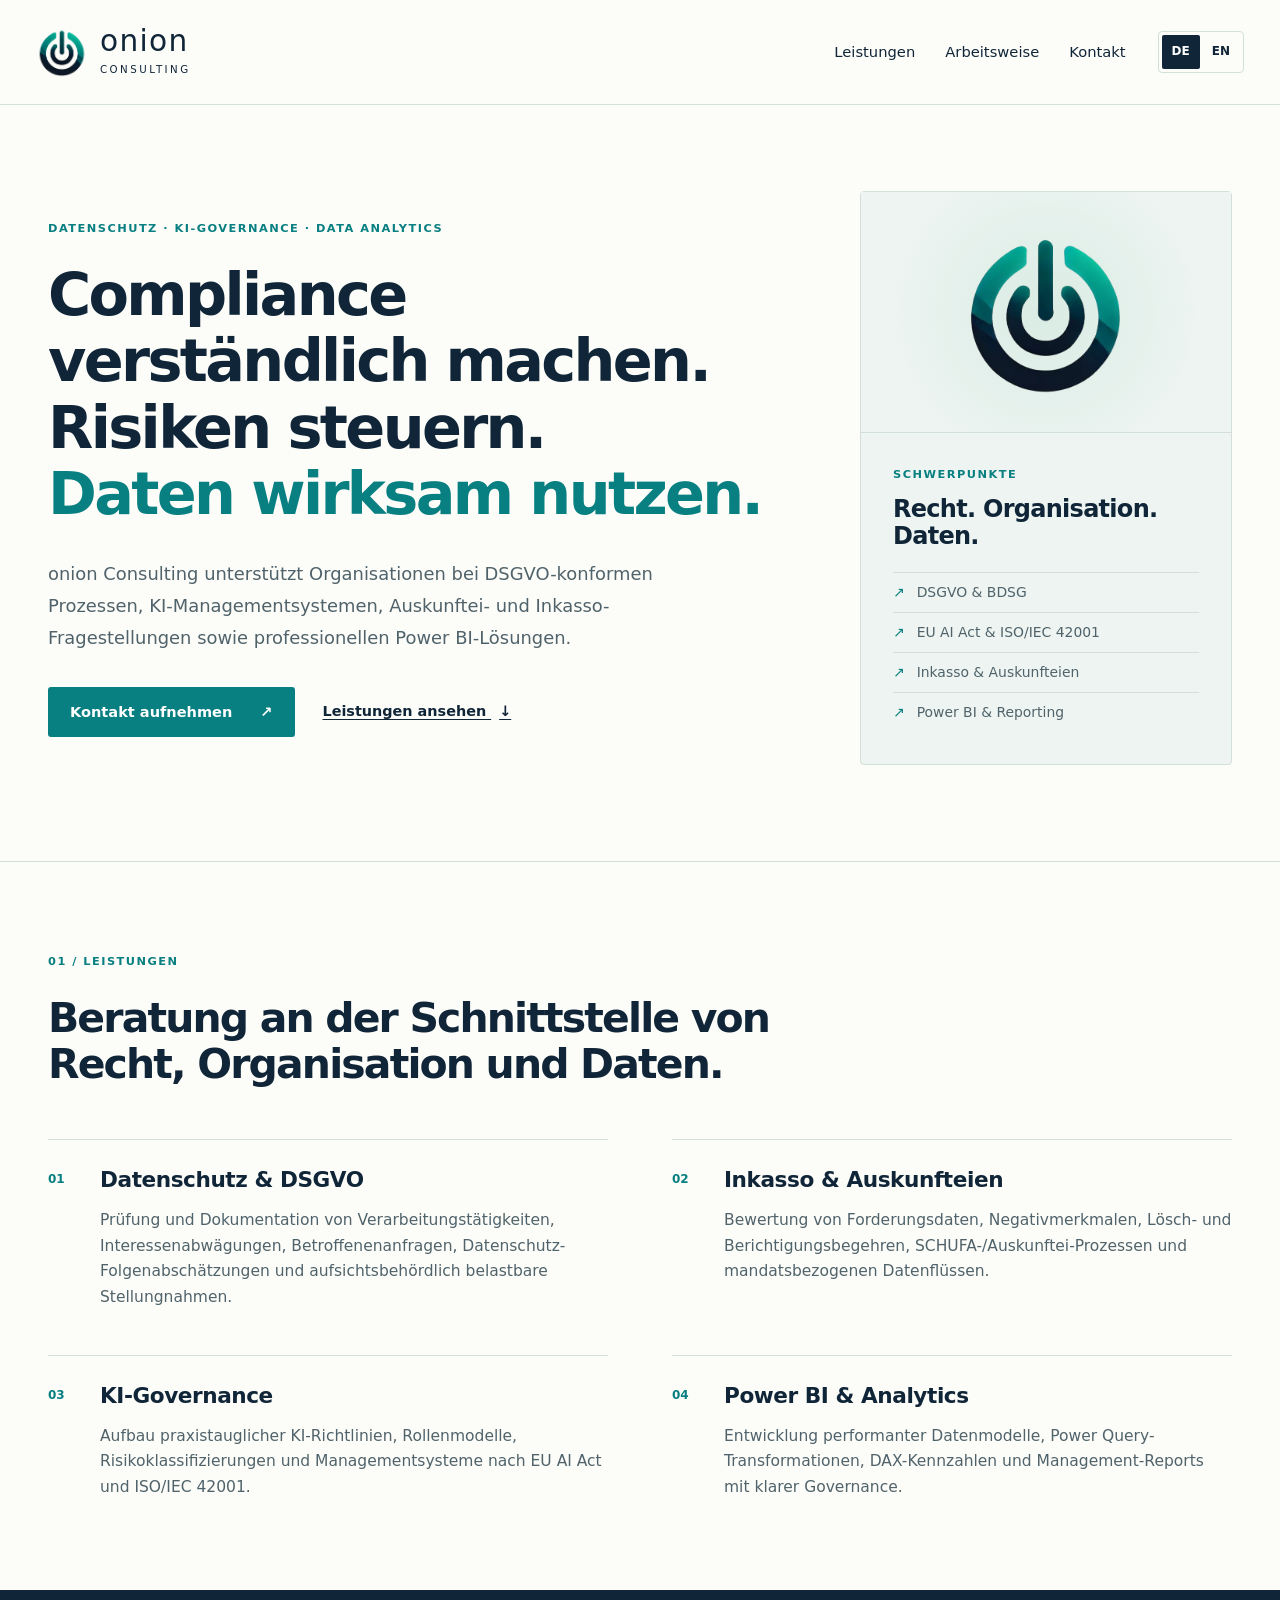
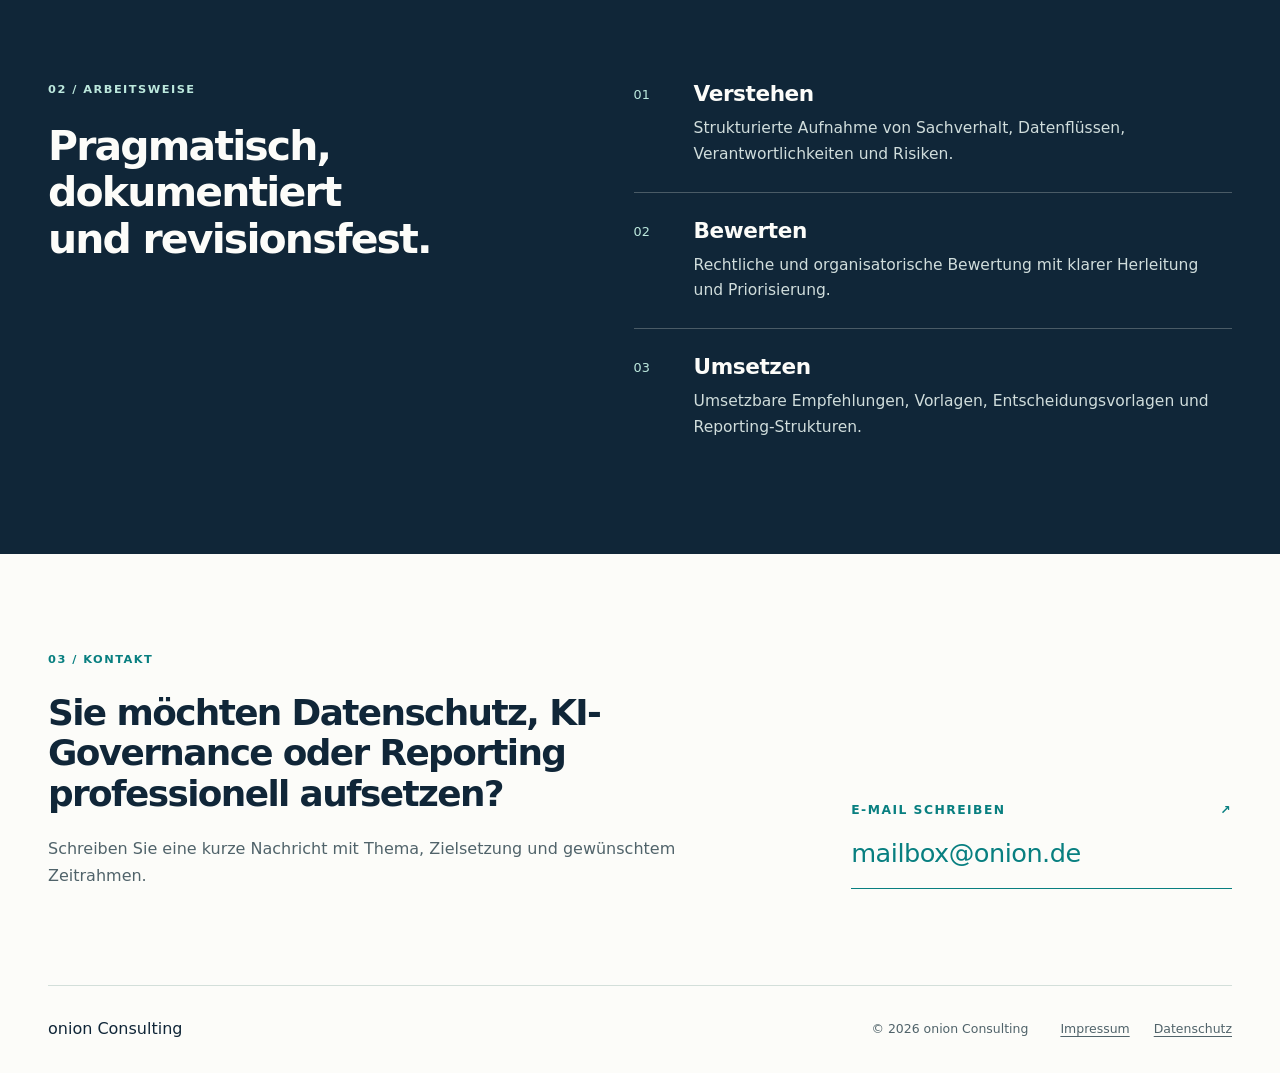
<file: index.html>
<!doctype html>
<html lang="de">
<head>
  <meta charset="utf-8">
  <meta name="viewport" content="width=device-width, initial-scale=1">
  <meta name="referrer" content="strict-origin-when-cross-origin">
  <title>onion Consulting | Datenschutz, KI-Governance &amp; Data Analytics</title>
  <meta name="description" content="Beratung für Datenschutz und DSGVO, Inkasso und Auskunfteien, KI-Governance sowie Power BI und Data Analytics.">
  <link rel="canonical" href="https://www.onion.de/de/">
  <link rel="alternate" hreflang="de" href="https://www.onion.de/de/"><link rel="alternate" hreflang="en" href="https://www.onion.de/en/"><link rel="alternate" hreflang="x-default" href="https://www.onion.de/de/">
  <meta property="og:type" content="website">
  <meta property="og:site_name" content="onion Consulting">
  <meta property="og:title" content="onion Consulting | Datenschutz, KI-Governance &amp; Data Analytics">
  <meta property="og:description" content="Beratung für Datenschutz und DSGVO, Inkasso und Auskunfteien, KI-Governance sowie Power BI und Data Analytics.">
  <meta property="og:url" content="https://www.onion.de/de/">
  <meta property="og:locale" content="de_DE">
  <meta property="og:locale:alternate" content="en_GB">
  <meta property="og:image" content="https://www.onion.de/assets/onion-2026.png">
  <meta property="og:image:alt" content="onion Consulting">
  <link rel="icon" href="favicon.ico">
  <link rel="stylesheet" href="assets/styles.css">
  <script src="assets/main.js" defer></script>
</head>
<body>
  <a class="skip-link" href="#main">Zum Inhalt</a>
  <header class="site-header"><div class="nav-wrap">
    <a class="brand" href="de/index.html" aria-label="onion Consulting · Startseite">
      <img src="assets/onion-logo-2026.png" width="52" height="52" alt="" fetchpriority="high">
      <span class="wordmark">onion<span>Consulting</span></span>
    </a>
    <nav class="nav-links" id="nav-links" aria-label="Hauptnavigation"><a href="de/index.html#leistungen">Leistungen</a><a href="de/index.html#ansatz">Arbeitsweise</a><a href="de/index.html#kontakt">Kontakt</a></nav>
    <div class="nav-tools"><nav class="language-switch" aria-label="Sprache wählen"><a href="de/index.html" lang="de" hreflang="de" data-language="de" aria-label="Deutsch" aria-current="true">DE</a><a href="en/index.html" lang="en" hreflang="en" data-language="en" aria-label="English">EN</a></nav>
    <button class="nav-toggle" type="button" aria-expanded="false" aria-controls="nav-links">Menü<span aria-hidden="true"> +</span></button></div>
  </div></header>
  <main id="main" tabindex="-1">
      <section class="hero wrap" aria-labelledby="hero-heading"><div class="hero-content">
        <p class="eyebrow">Datenschutz · KI-Governance · Data Analytics</p><h1 id="hero-heading">Compliance verständlich machen.<br>Risiken steuern.<br><em>Daten wirksam nutzen.</em></h1>
        <p class="lead">onion Consulting unterstützt Organisationen bei DSGVO-konformen Prozessen, KI-Managementsystemen, Auskunftei- und Inkasso-Fragestellungen sowie professionellen Power BI-Lösungen.</p><div class="hero-actions"><a class="button primary" href="mailto:mailbox@onion.de">Kontakt aufnehmen <span aria-hidden="true">↗</span></a>
        <a class="text-link" href="#leistungen">Leistungen ansehen <span aria-hidden="true">↓</span></a></div></div>
        <aside class="focus-panel" aria-labelledby="focus-title"><div class="focus-art" aria-hidden="true"><img src="assets/onion-logo-2026.png" width="240" height="240" alt=""></div>
        <div class="focus-copy"><p class="eyebrow">Schwerpunkte</p><h2 id="focus-title">Recht. Organisation. Daten.</h2><ul><li>DSGVO & BDSG</li><li>EU AI Act & ISO/IEC 42001</li><li>Inkasso & Auskunfteien</li><li>Power BI & Reporting</li></ul></div></aside>
      </section>
      <section class="services-section" id="leistungen" aria-labelledby="services-title"><div class="wrap section-inner"><div class="section-heading"><p class="eyebrow">01 / Leistungen</p><h2 id="services-title">Beratung an der Schnittstelle von Recht, Organisation und Daten.</h2></div><div class="services-grid"><article class="service"><span class="service-number" aria-hidden="true">01</span><div><h3>Datenschutz & DSGVO</h3><p>Prüfung und Dokumentation von Verarbeitungstätigkeiten, Interessenabwägungen, Betroffenenanfragen, Datenschutz-Folgenabschätzungen und aufsichtsbehördlich belastbare Stellungnahmen.</p></div></article><article class="service"><span class="service-number" aria-hidden="true">02</span><div><h3>Inkasso & Auskunfteien</h3><p>Bewertung von Forderungsdaten, Negativmerkmalen, Lösch- und Berichtigungsbegehren, SCHUFA-/Auskunftei-Prozessen und mandatsbezogenen Datenflüssen.</p></div></article><article class="service"><span class="service-number" aria-hidden="true">03</span><div><h3>KI-Governance</h3><p>Aufbau praxistauglicher KI-Richtlinien, Rollenmodelle, Risikoklassifizierungen und Managementsysteme nach EU AI Act und ISO/IEC 42001.</p></div></article><article class="service"><span class="service-number" aria-hidden="true">04</span><div><h3>Power BI & Analytics</h3><p>Entwicklung performanter Datenmodelle, Power Query-Transformationen, DAX-Kennzahlen und Management-Reports mit klarer Governance.</p></div></article></div></div></section>
      <section class="approach-section" id="ansatz" aria-labelledby="approach-title"><div class="wrap section-inner approach-grid"><div class="section-heading"><p class="eyebrow">02 / Arbeitsweise</p><h2 id="approach-title">Pragmatisch, dokumentiert und revisionsfest.</h2></div><ol class="steps"><li><span class="step-number" aria-hidden="true">01</span><div><h3>Verstehen</h3><p>Strukturierte Aufnahme von Sachverhalt, Datenflüssen, Verantwortlichkeiten und Risiken.</p></div></li><li><span class="step-number" aria-hidden="true">02</span><div><h3>Bewerten</h3><p>Rechtliche und organisatorische Bewertung mit klarer Herleitung und Priorisierung.</p></div></li><li><span class="step-number" aria-hidden="true">03</span><div><h3>Umsetzen</h3><p>Umsetzbare Empfehlungen, Vorlagen, Entscheidungsvorlagen und Reporting-Strukturen.</p></div></li></ol></div></section>
      <section class="contact-section wrap" id="kontakt" aria-labelledby="contact-title"><div><p class="eyebrow">03 / Kontakt</p><h2 id="contact-title">Sie möchten Datenschutz, KI-Governance oder Reporting professionell aufsetzen?</h2><p>Schreiben Sie eine kurze Nachricht mit Thema, Zielsetzung und gewünschtem Zeitrahmen.</p></div><a class="contact-email" href="mailto:mailbox@onion.de?subject=Anfrage%20onion%20Consulting"><span>E-Mail schreiben <span aria-hidden="true">↗</span></span>mailbox@onion.de</a></section>
    </main>
  <footer class="footer wrap"><a class="footer-brand" href="de/index.html">onion Consulting</a>
      <p>© <span data-year>2026</span> onion Consulting</p>
      <nav aria-label="Rechtliches"><a href="de/impressum.html">Impressum</a><a href="de/datenschutz.html">Datenschutz</a></nav>
    </footer>
</body>
</html>
</file>
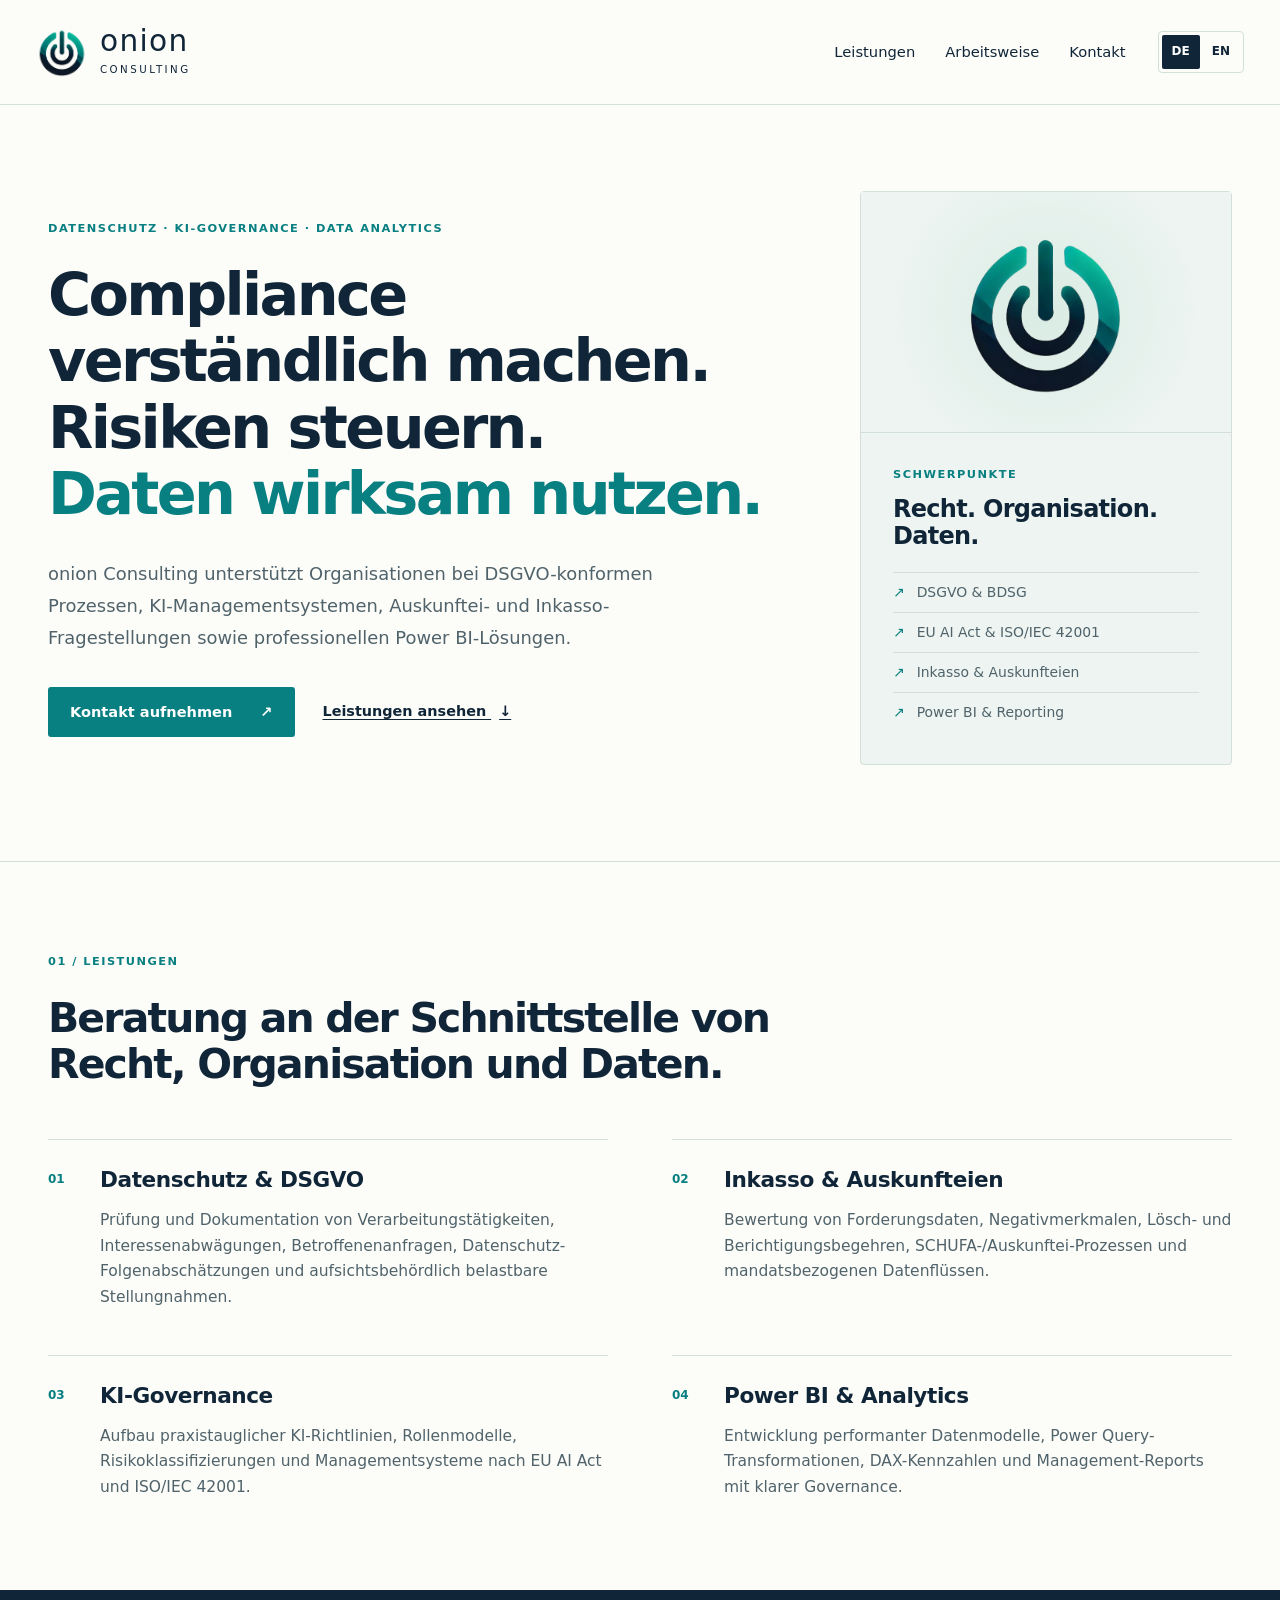
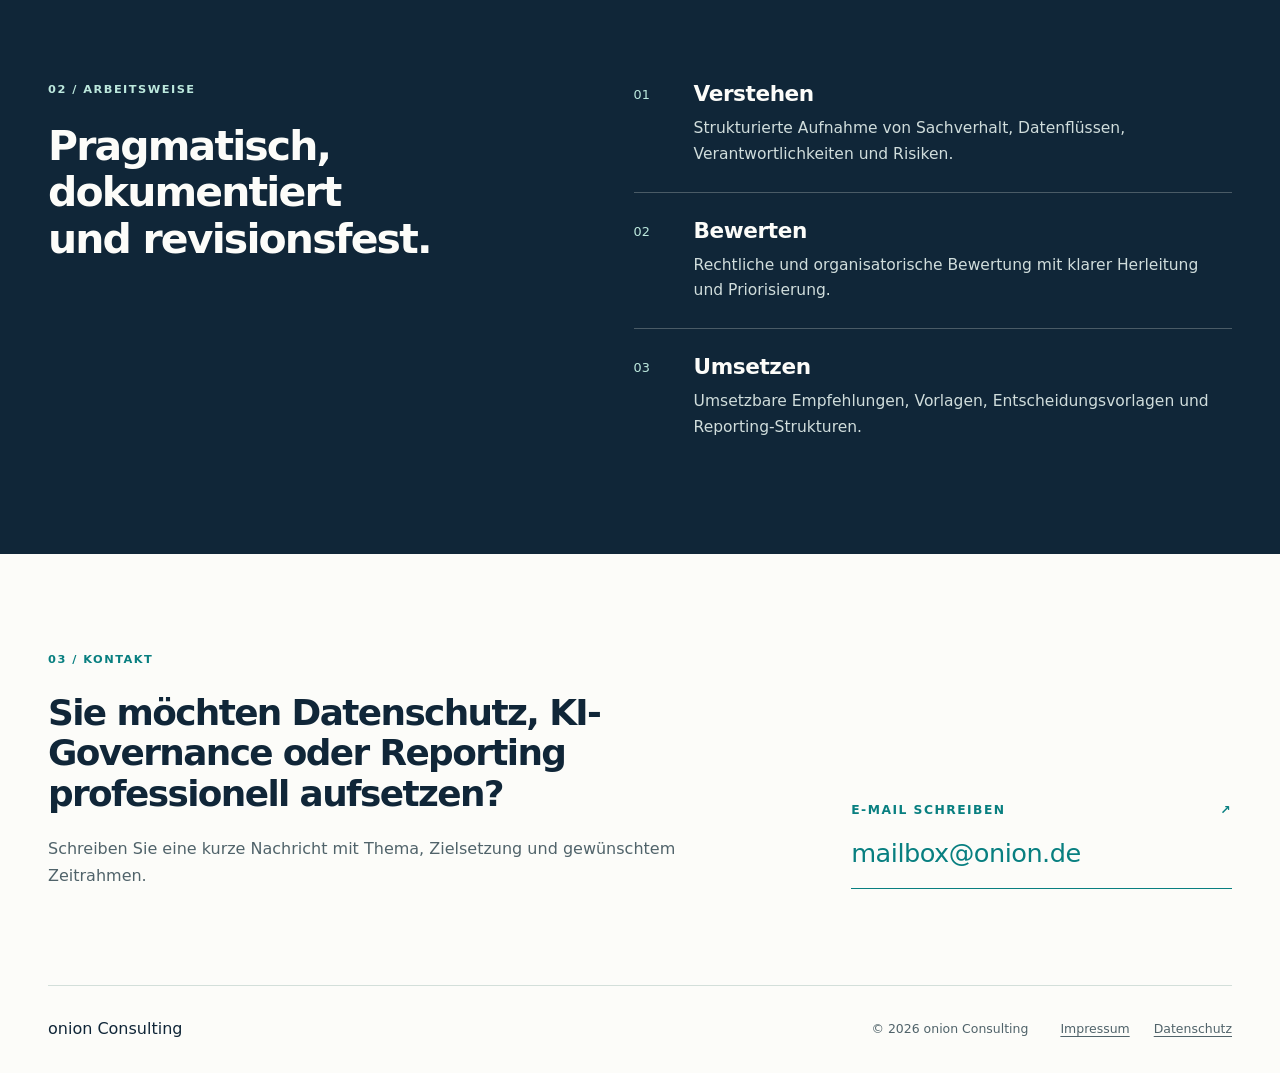
<file: de/index.html>
<!doctype html>
<html lang="de">
<head>
  <meta charset="utf-8">
  <meta name="viewport" content="width=device-width, initial-scale=1">
  <meta name="referrer" content="strict-origin-when-cross-origin">
  <title>onion Consulting | Datenschutz, KI-Governance &amp; Data Analytics</title>
  <meta name="description" content="Beratung für Datenschutz und DSGVO, Inkasso und Auskunfteien, KI-Governance sowie Power BI und Data Analytics.">
  <link rel="canonical" href="https://www.onion.de/de/">
  <link rel="alternate" hreflang="de" href="https://www.onion.de/de/"><link rel="alternate" hreflang="en" href="https://www.onion.de/en/"><link rel="alternate" hreflang="x-default" href="https://www.onion.de/de/">
  <meta property="og:type" content="website">
  <meta property="og:site_name" content="onion Consulting">
  <meta property="og:title" content="onion Consulting | Datenschutz, KI-Governance &amp; Data Analytics">
  <meta property="og:description" content="Beratung für Datenschutz und DSGVO, Inkasso und Auskunfteien, KI-Governance sowie Power BI und Data Analytics.">
  <meta property="og:url" content="https://www.onion.de/de/">
  <meta property="og:locale" content="de_DE">
  <meta property="og:locale:alternate" content="en_GB">
  <meta property="og:image" content="https://www.onion.de/assets/onion-2026.png">
  <meta property="og:image:alt" content="onion Consulting">
  <link rel="icon" href="../favicon.ico">
  <link rel="stylesheet" href="../assets/styles.css">
  <script src="../assets/main.js" defer></script>
</head>
<body>
  <a class="skip-link" href="#main">Zum Inhalt</a>
  <header class="site-header"><div class="nav-wrap">
    <a class="brand" href="index.html" aria-label="onion Consulting · Startseite">
      <img src="../assets/onion-logo-2026.png" width="52" height="52" alt="" fetchpriority="high">
      <span class="wordmark">onion<span>Consulting</span></span>
    </a>
    <nav class="nav-links" id="nav-links" aria-label="Hauptnavigation"><a href="index.html#leistungen">Leistungen</a><a href="index.html#ansatz">Arbeitsweise</a><a href="index.html#kontakt">Kontakt</a></nav>
    <div class="nav-tools"><nav class="language-switch" aria-label="Sprache wählen"><a href="index.html" lang="de" hreflang="de" data-language="de" aria-label="Deutsch" aria-current="true">DE</a><a href="../en/index.html" lang="en" hreflang="en" data-language="en" aria-label="English">EN</a></nav>
    <button class="nav-toggle" type="button" aria-expanded="false" aria-controls="nav-links">Menü<span aria-hidden="true"> +</span></button></div>
  </div></header>
  <main id="main" tabindex="-1">
      <section class="hero wrap" aria-labelledby="hero-heading"><div class="hero-content">
        <p class="eyebrow">Datenschutz · KI-Governance · Data Analytics</p><h1 id="hero-heading">Compliance verständlich machen.<br>Risiken steuern.<br><em>Daten wirksam nutzen.</em></h1>
        <p class="lead">onion Consulting unterstützt Organisationen bei DSGVO-konformen Prozessen, KI-Managementsystemen, Auskunftei- und Inkasso-Fragestellungen sowie professionellen Power BI-Lösungen.</p><div class="hero-actions"><a class="button primary" href="mailto:mailbox@onion.de">Kontakt aufnehmen <span aria-hidden="true">↗</span></a>
        <a class="text-link" href="#leistungen">Leistungen ansehen <span aria-hidden="true">↓</span></a></div></div>
        <aside class="focus-panel" aria-labelledby="focus-title"><div class="focus-art" aria-hidden="true"><img src="../assets/onion-logo-2026.png" width="240" height="240" alt=""></div>
        <div class="focus-copy"><p class="eyebrow">Schwerpunkte</p><h2 id="focus-title">Recht. Organisation. Daten.</h2><ul><li>DSGVO & BDSG</li><li>EU AI Act & ISO/IEC 42001</li><li>Inkasso & Auskunfteien</li><li>Power BI & Reporting</li></ul></div></aside>
      </section>
      <section class="services-section" id="leistungen" aria-labelledby="services-title"><div class="wrap section-inner"><div class="section-heading"><p class="eyebrow">01 / Leistungen</p><h2 id="services-title">Beratung an der Schnittstelle von Recht, Organisation und Daten.</h2></div><div class="services-grid"><article class="service"><span class="service-number" aria-hidden="true">01</span><div><h3>Datenschutz & DSGVO</h3><p>Prüfung und Dokumentation von Verarbeitungstätigkeiten, Interessenabwägungen, Betroffenenanfragen, Datenschutz-Folgenabschätzungen und aufsichtsbehördlich belastbare Stellungnahmen.</p></div></article><article class="service"><span class="service-number" aria-hidden="true">02</span><div><h3>Inkasso & Auskunfteien</h3><p>Bewertung von Forderungsdaten, Negativmerkmalen, Lösch- und Berichtigungsbegehren, SCHUFA-/Auskunftei-Prozessen und mandatsbezogenen Datenflüssen.</p></div></article><article class="service"><span class="service-number" aria-hidden="true">03</span><div><h3>KI-Governance</h3><p>Aufbau praxistauglicher KI-Richtlinien, Rollenmodelle, Risikoklassifizierungen und Managementsysteme nach EU AI Act und ISO/IEC 42001.</p></div></article><article class="service"><span class="service-number" aria-hidden="true">04</span><div><h3>Power BI & Analytics</h3><p>Entwicklung performanter Datenmodelle, Power Query-Transformationen, DAX-Kennzahlen und Management-Reports mit klarer Governance.</p></div></article></div></div></section>
      <section class="approach-section" id="ansatz" aria-labelledby="approach-title"><div class="wrap section-inner approach-grid"><div class="section-heading"><p class="eyebrow">02 / Arbeitsweise</p><h2 id="approach-title">Pragmatisch, dokumentiert und revisionsfest.</h2></div><ol class="steps"><li><span class="step-number" aria-hidden="true">01</span><div><h3>Verstehen</h3><p>Strukturierte Aufnahme von Sachverhalt, Datenflüssen, Verantwortlichkeiten und Risiken.</p></div></li><li><span class="step-number" aria-hidden="true">02</span><div><h3>Bewerten</h3><p>Rechtliche und organisatorische Bewertung mit klarer Herleitung und Priorisierung.</p></div></li><li><span class="step-number" aria-hidden="true">03</span><div><h3>Umsetzen</h3><p>Umsetzbare Empfehlungen, Vorlagen, Entscheidungsvorlagen und Reporting-Strukturen.</p></div></li></ol></div></section>
      <section class="contact-section wrap" id="kontakt" aria-labelledby="contact-title"><div><p class="eyebrow">03 / Kontakt</p><h2 id="contact-title">Sie möchten Datenschutz, KI-Governance oder Reporting professionell aufsetzen?</h2><p>Schreiben Sie eine kurze Nachricht mit Thema, Zielsetzung und gewünschtem Zeitrahmen.</p></div><a class="contact-email" href="mailto:mailbox@onion.de?subject=Anfrage%20onion%20Consulting"><span>E-Mail schreiben <span aria-hidden="true">↗</span></span>mailbox@onion.de</a></section>
    </main>
  <footer class="footer wrap"><a class="footer-brand" href="index.html">onion Consulting</a>
      <p>© <span data-year>2026</span> onion Consulting</p>
      <nav aria-label="Rechtliches"><a href="impressum.html">Impressum</a><a href="datenschutz.html">Datenschutz</a></nav>
    </footer>
</body>
</html>
</file>
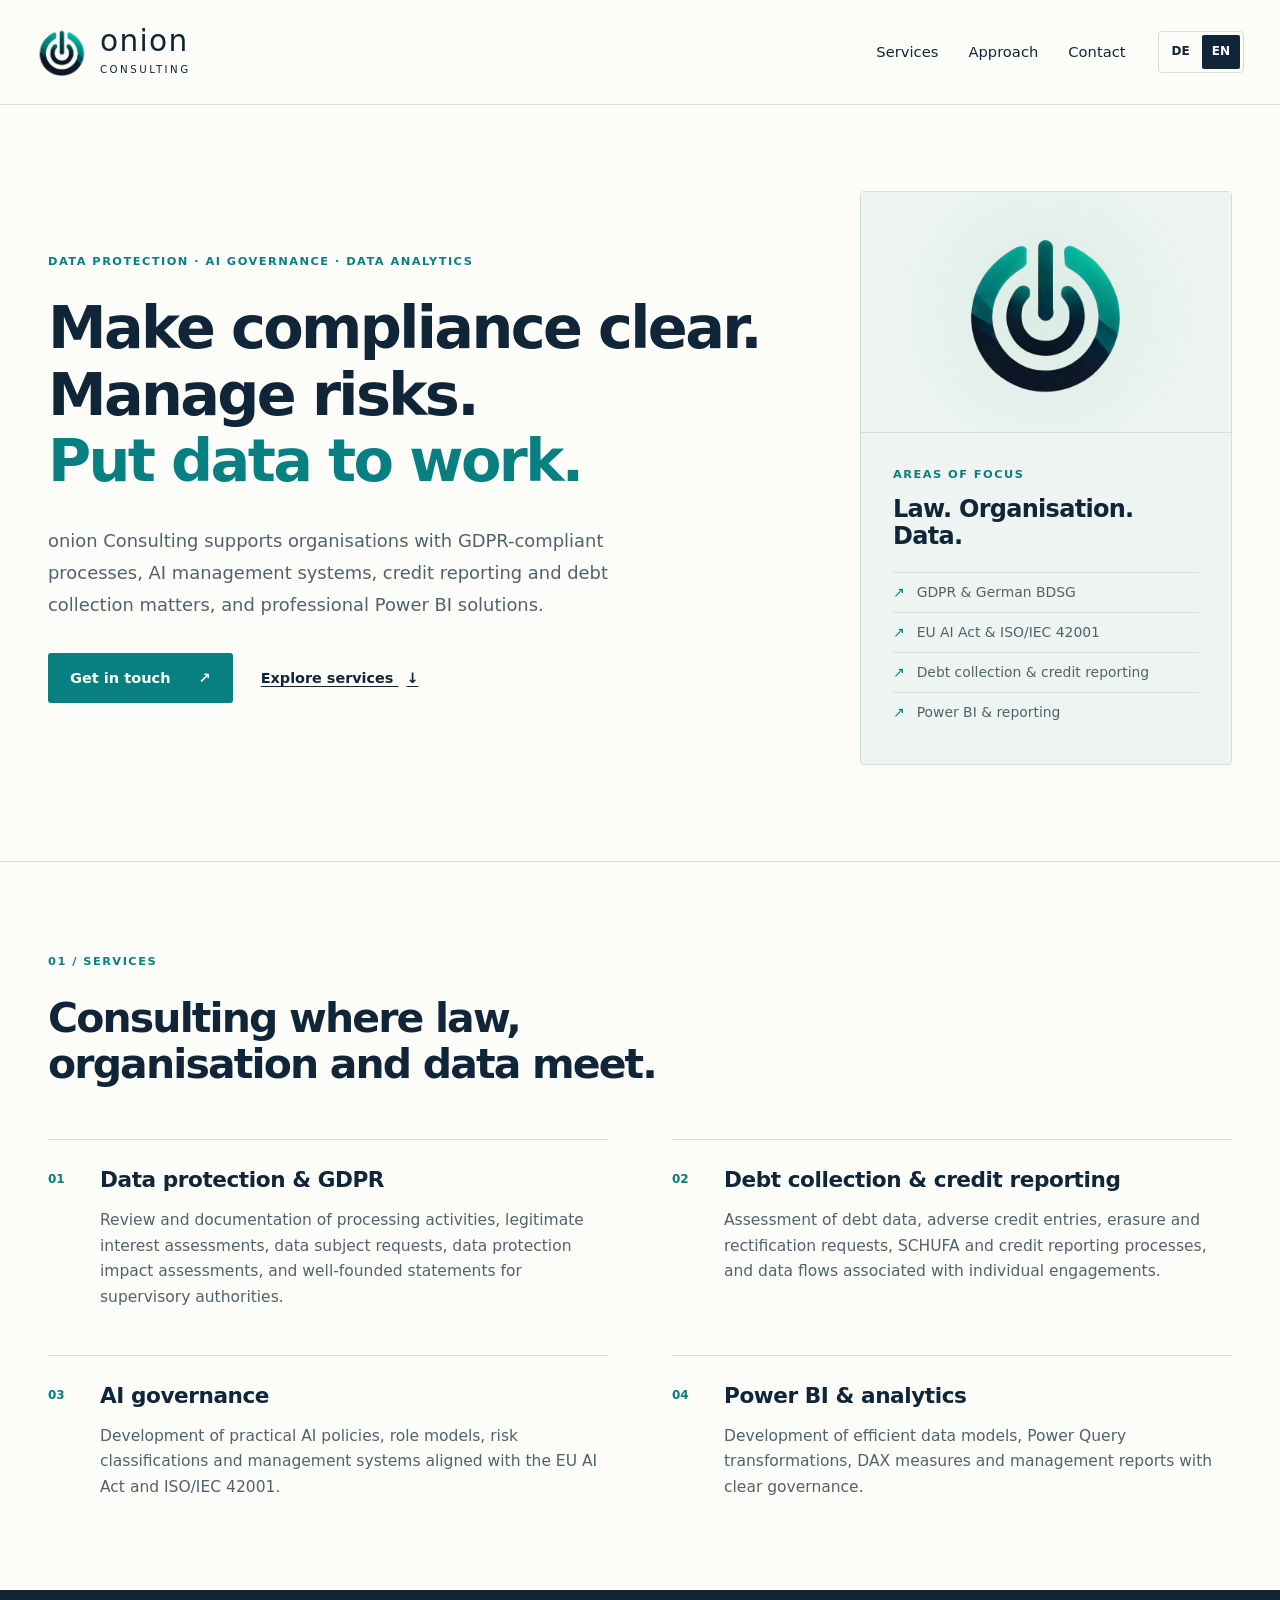
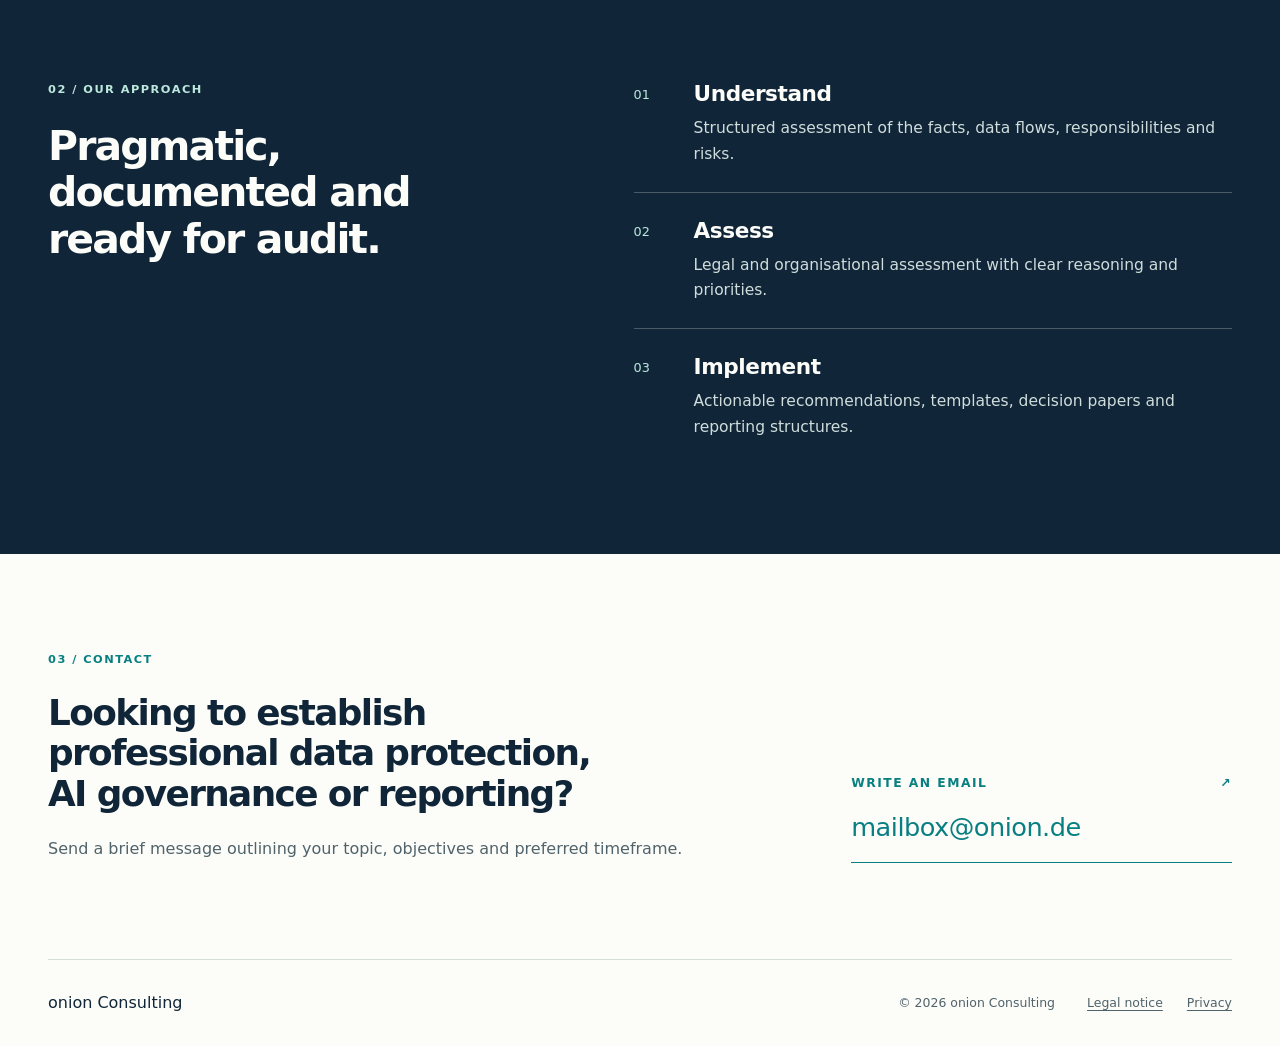
<file: en/index.html>
<!doctype html>
<html lang="en">
<head>
  <meta charset="utf-8">
  <meta name="viewport" content="width=device-width, initial-scale=1">
  <meta name="referrer" content="strict-origin-when-cross-origin">
  <title>onion Consulting | Data Protection, AI Governance &amp; Data Analytics</title>
  <meta name="description" content="Consulting on data protection and GDPR, debt collection and credit reporting, AI governance, Power BI and data analytics.">
  <link rel="canonical" href="https://www.onion.de/en/">
  <link rel="alternate" hreflang="de" href="https://www.onion.de/de/"><link rel="alternate" hreflang="en" href="https://www.onion.de/en/"><link rel="alternate" hreflang="x-default" href="https://www.onion.de/de/">
  <meta property="og:type" content="website">
  <meta property="og:site_name" content="onion Consulting">
  <meta property="og:title" content="onion Consulting | Data Protection, AI Governance &amp; Data Analytics">
  <meta property="og:description" content="Consulting on data protection and GDPR, debt collection and credit reporting, AI governance, Power BI and data analytics.">
  <meta property="og:url" content="https://www.onion.de/en/">
  <meta property="og:locale" content="en_GB">
  <meta property="og:locale:alternate" content="de_DE">
  <meta property="og:image" content="https://www.onion.de/assets/onion-2026.png">
  <meta property="og:image:alt" content="onion Consulting">
  <link rel="icon" href="../favicon.ico">
  <link rel="stylesheet" href="../assets/styles.css">
  <script src="../assets/main.js" defer></script>
</head>
<body>
  <a class="skip-link" href="#main">Skip to content</a>
  <header class="site-header"><div class="nav-wrap">
    <a class="brand" href="index.html" aria-label="onion Consulting · Home">
      <img src="../assets/onion-logo-2026.png" width="52" height="52" alt="" fetchpriority="high">
      <span class="wordmark">onion<span>Consulting</span></span>
    </a>
    <nav class="nav-links" id="nav-links" aria-label="Main navigation"><a href="index.html#leistungen">Services</a><a href="index.html#ansatz">Approach</a><a href="index.html#kontakt">Contact</a></nav>
    <div class="nav-tools"><nav class="language-switch" aria-label="Choose language"><a href="../de/index.html" lang="de" hreflang="de" data-language="de" aria-label="Deutsch">DE</a><a href="index.html" lang="en" hreflang="en" data-language="en" aria-label="English" aria-current="true">EN</a></nav>
    <button class="nav-toggle" type="button" aria-expanded="false" aria-controls="nav-links">Menu<span aria-hidden="true"> +</span></button></div>
  </div></header>
  <main id="main" tabindex="-1">
      <section class="hero wrap" aria-labelledby="hero-heading"><div class="hero-content">
        <p class="eyebrow">Data protection · AI governance · Data analytics</p><h1 id="hero-heading">Make compliance clear.<br>Manage risks.<br><em>Put data to work.</em></h1>
        <p class="lead">onion Consulting supports organisations with GDPR-compliant processes, AI management systems, credit reporting and debt collection matters, and professional Power BI solutions.</p><div class="hero-actions"><a class="button primary" href="mailto:mailbox@onion.de">Get in touch <span aria-hidden="true">↗</span></a>
        <a class="text-link" href="#leistungen">Explore services <span aria-hidden="true">↓</span></a></div></div>
        <aside class="focus-panel" aria-labelledby="focus-title"><div class="focus-art" aria-hidden="true"><img src="../assets/onion-logo-2026.png" width="240" height="240" alt=""></div>
        <div class="focus-copy"><p class="eyebrow">Areas of focus</p><h2 id="focus-title">Law. Organisation. Data.</h2><ul><li>GDPR & German BDSG</li><li>EU AI Act & ISO/IEC 42001</li><li>Debt collection & credit reporting</li><li>Power BI & reporting</li></ul></div></aside>
      </section>
      <section class="services-section" id="leistungen" aria-labelledby="services-title"><div class="wrap section-inner"><div class="section-heading"><p class="eyebrow">01 / Services</p><h2 id="services-title">Consulting where law, organisation and data meet.</h2></div><div class="services-grid"><article class="service"><span class="service-number" aria-hidden="true">01</span><div><h3>Data protection & GDPR</h3><p>Review and documentation of processing activities, legitimate interest assessments, data subject requests, data protection impact assessments, and well-founded statements for supervisory authorities.</p></div></article><article class="service"><span class="service-number" aria-hidden="true">02</span><div><h3>Debt collection & credit reporting</h3><p>Assessment of debt data, adverse credit entries, erasure and rectification requests, SCHUFA and credit reporting processes, and data flows associated with individual engagements.</p></div></article><article class="service"><span class="service-number" aria-hidden="true">03</span><div><h3>AI governance</h3><p>Development of practical AI policies, role models, risk classifications and management systems aligned with the EU AI Act and ISO/IEC 42001.</p></div></article><article class="service"><span class="service-number" aria-hidden="true">04</span><div><h3>Power BI & analytics</h3><p>Development of efficient data models, Power Query transformations, DAX measures and management reports with clear governance.</p></div></article></div></div></section>
      <section class="approach-section" id="ansatz" aria-labelledby="approach-title"><div class="wrap section-inner approach-grid"><div class="section-heading"><p class="eyebrow">02 / Our approach</p><h2 id="approach-title">Pragmatic, documented and ready for audit.</h2></div><ol class="steps"><li><span class="step-number" aria-hidden="true">01</span><div><h3>Understand</h3><p>Structured assessment of the facts, data flows, responsibilities and risks.</p></div></li><li><span class="step-number" aria-hidden="true">02</span><div><h3>Assess</h3><p>Legal and organisational assessment with clear reasoning and priorities.</p></div></li><li><span class="step-number" aria-hidden="true">03</span><div><h3>Implement</h3><p>Actionable recommendations, templates, decision papers and reporting structures.</p></div></li></ol></div></section>
      <section class="contact-section wrap" id="kontakt" aria-labelledby="contact-title"><div><p class="eyebrow">03 / Contact</p><h2 id="contact-title">Looking to establish professional data protection, AI governance or reporting?</h2><p>Send a brief message outlining your topic, objectives and preferred timeframe.</p></div><a class="contact-email" href="mailto:mailbox@onion.de?subject=Enquiry%20onion%20Consulting"><span>Write an email <span aria-hidden="true">↗</span></span>mailbox@onion.de</a></section>
    </main>
  <footer class="footer wrap"><a class="footer-brand" href="index.html">onion Consulting</a>
      <p>© <span data-year>2026</span> onion Consulting</p>
      <nav aria-label="Legal information"><a href="legal-notice.html">Legal notice</a><a href="privacy.html">Privacy</a></nav>
    </footer>
</body>
</html>
</file>
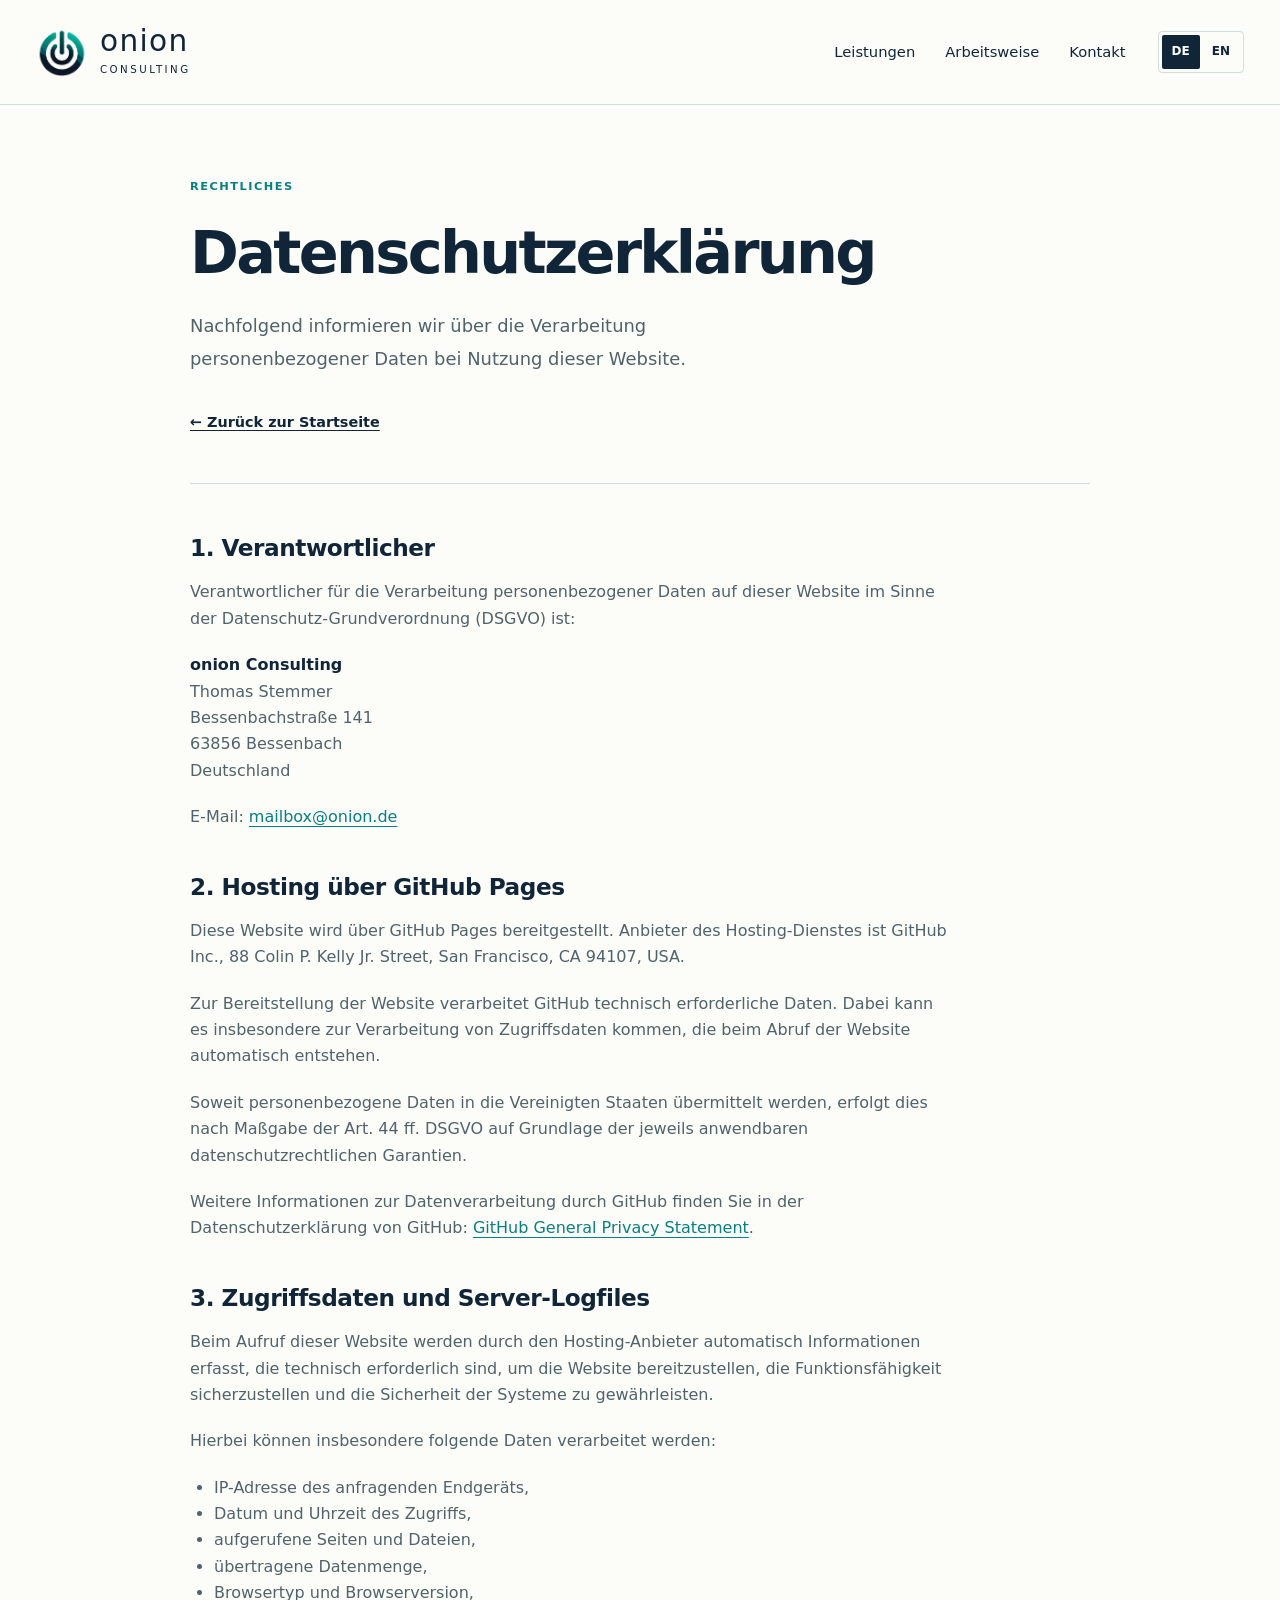
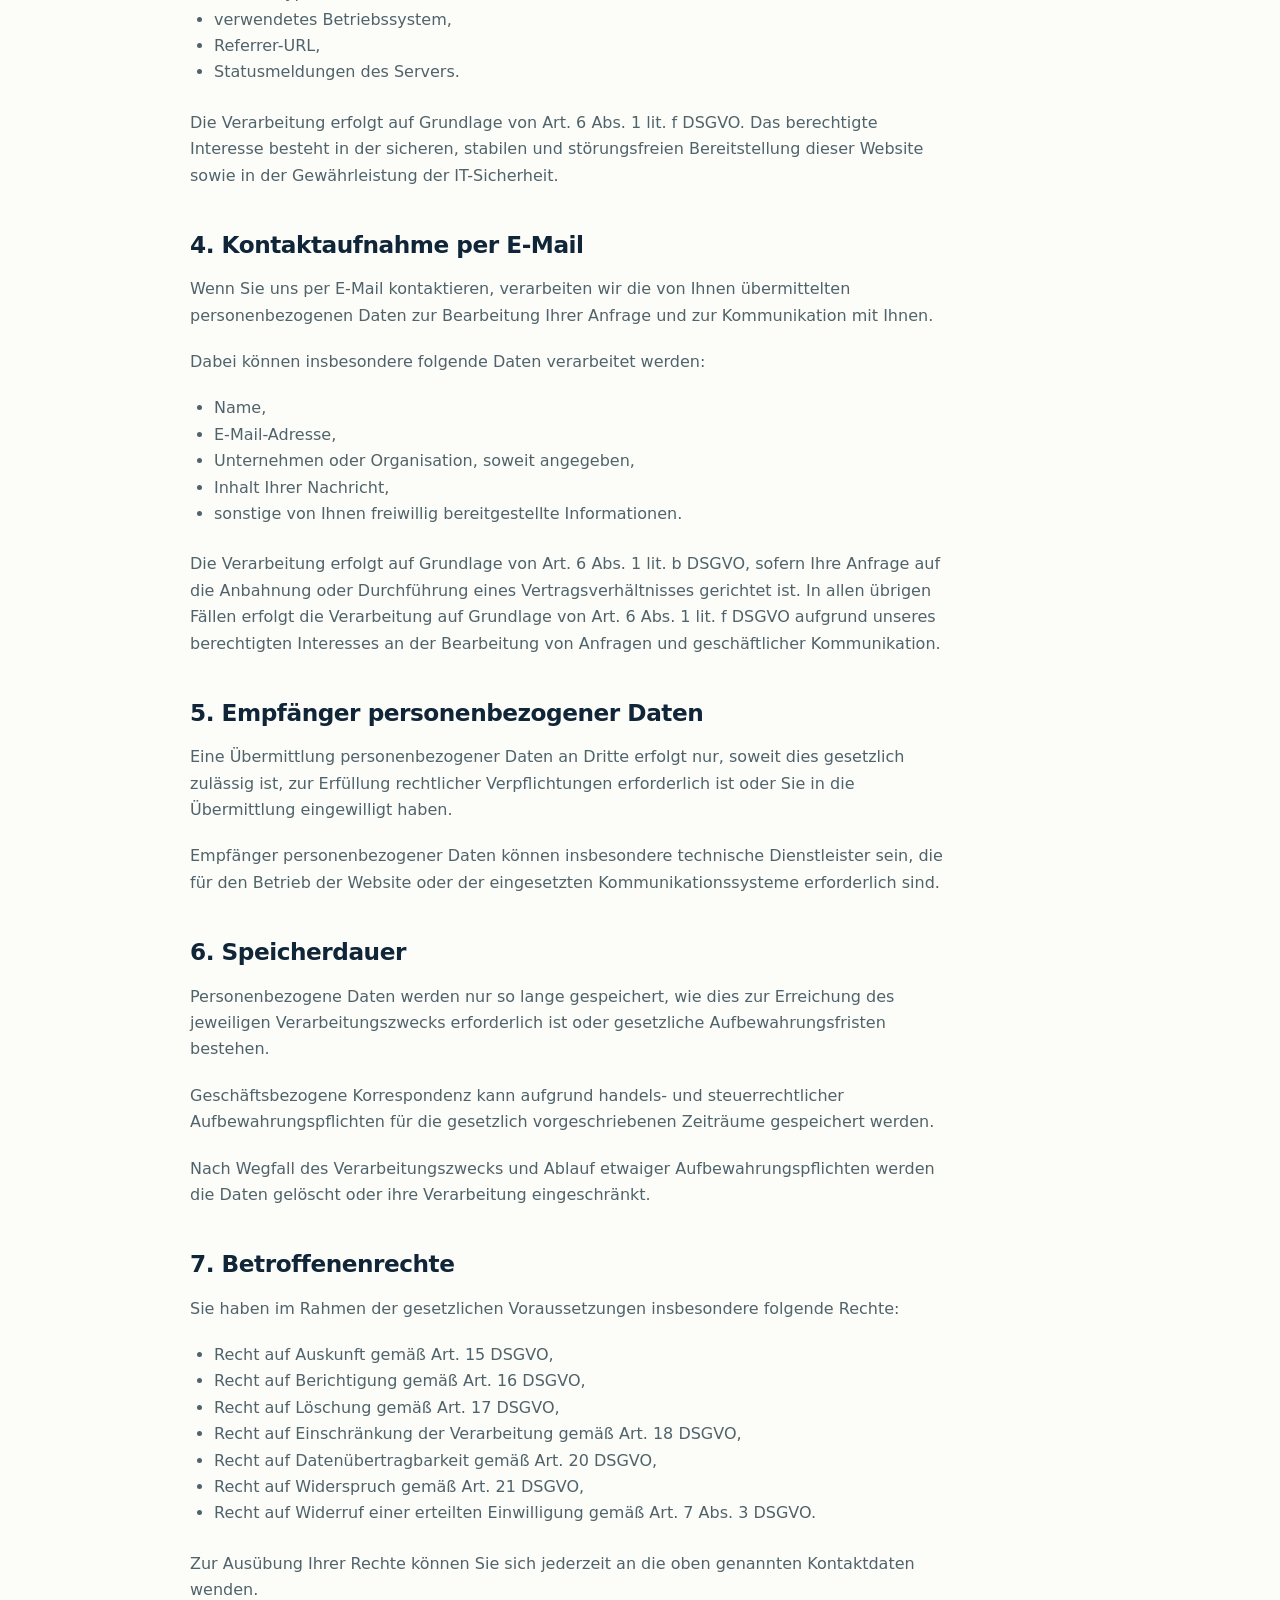
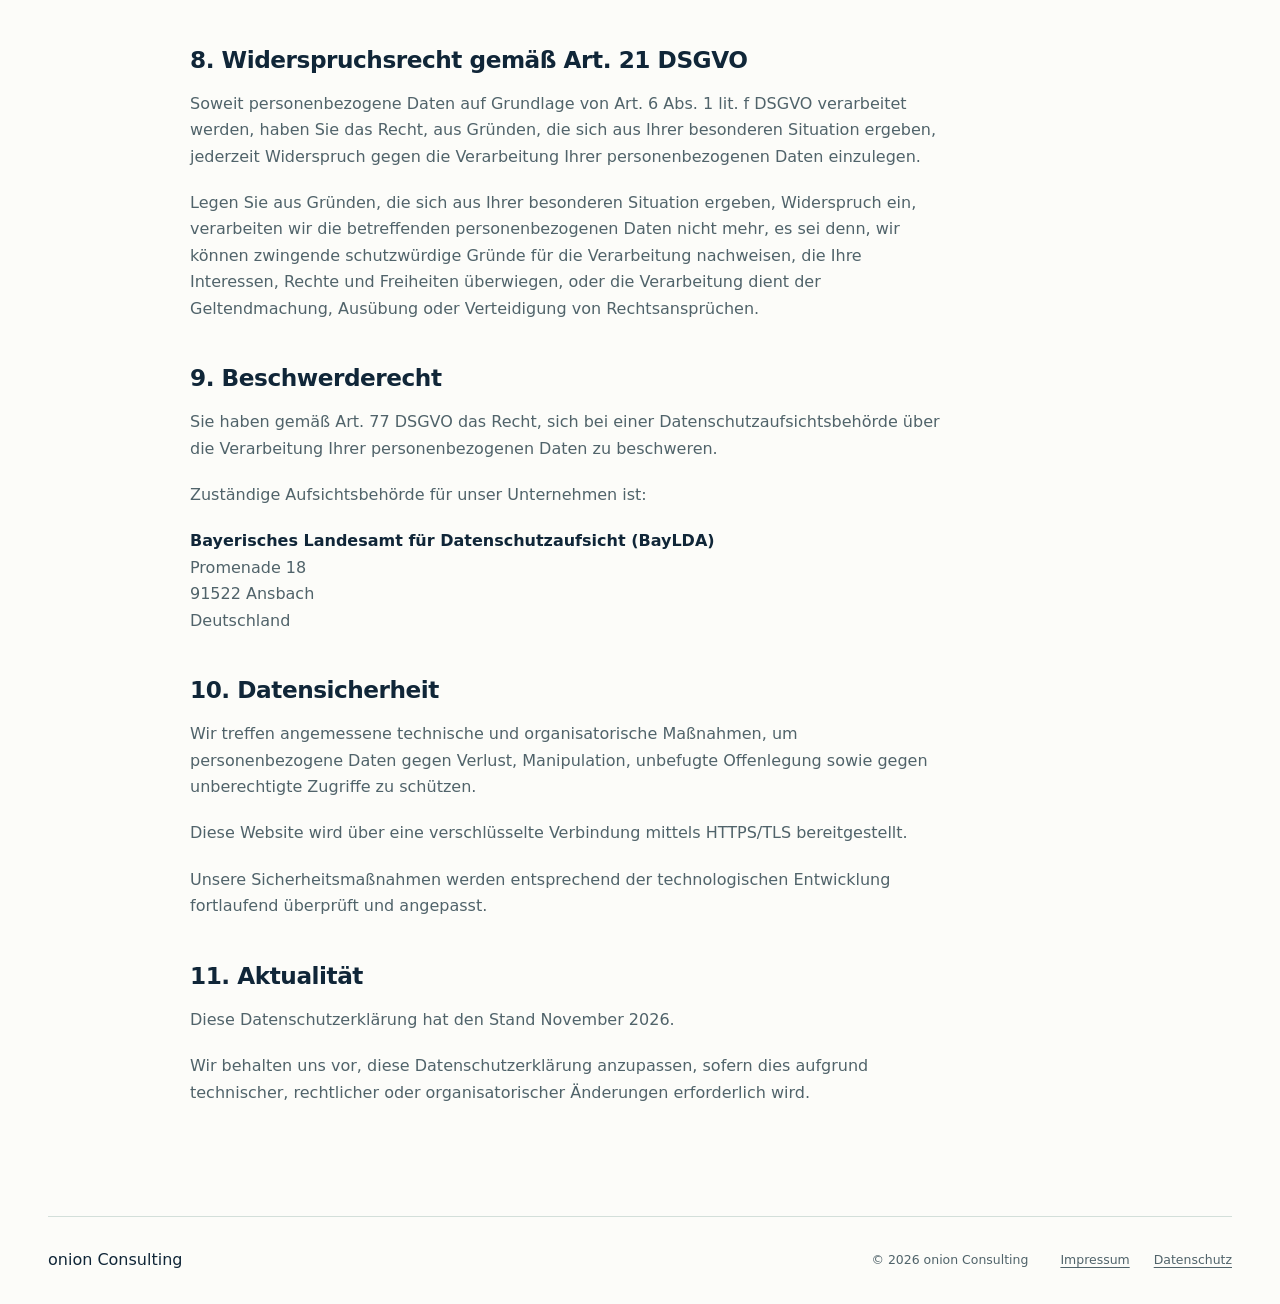
<file: datenschutz.html>
<!doctype html>
<html lang="de">
<head>
  <meta charset="utf-8">
  <meta name="viewport" content="width=device-width, initial-scale=1">
  <meta name="referrer" content="strict-origin-when-cross-origin">
  <title>Datenschutzerklärung | onion Consulting</title>
  <meta name="description" content="Nachfolgend informieren wir über die Verarbeitung personenbezogener Daten bei Nutzung dieser Website.">
  <link rel="canonical" href="https://www.onion.de/de/datenschutz.html">
  <link rel="alternate" hreflang="de" href="https://www.onion.de/de/datenschutz.html"><link rel="alternate" hreflang="en" href="https://www.onion.de/en/privacy.html"><link rel="alternate" hreflang="x-default" href="https://www.onion.de/de/datenschutz.html">
  <meta property="og:type" content="website">
  <meta property="og:site_name" content="onion Consulting">
  <meta property="og:title" content="Datenschutzerklärung | onion Consulting">
  <meta property="og:description" content="Nachfolgend informieren wir über die Verarbeitung personenbezogener Daten bei Nutzung dieser Website.">
  <meta property="og:url" content="https://www.onion.de/de/datenschutz.html">
  <meta property="og:locale" content="de_DE">
  <meta property="og:locale:alternate" content="en_GB">
  <meta property="og:image" content="https://www.onion.de/assets/onion-2026.png">
  <meta property="og:image:alt" content="onion Consulting">
  <link rel="icon" href="favicon.ico">
  <link rel="stylesheet" href="assets/styles.css">
  <script src="assets/main.js" defer></script>
</head>
<body>
  <a class="skip-link" href="#main">Zum Inhalt</a>
  <header class="site-header"><div class="nav-wrap">
    <a class="brand" href="de/index.html" aria-label="onion Consulting · Startseite">
      <img src="assets/onion-logo-2026.png" width="52" height="52" alt="" fetchpriority="high">
      <span class="wordmark">onion<span>Consulting</span></span>
    </a>
    <nav class="nav-links" id="nav-links" aria-label="Hauptnavigation"><a href="de/index.html#leistungen">Leistungen</a><a href="de/index.html#ansatz">Arbeitsweise</a><a href="de/index.html#kontakt">Kontakt</a></nav>
    <div class="nav-tools"><nav class="language-switch" aria-label="Sprache wählen"><a href="de/datenschutz.html" lang="de" hreflang="de" data-language="de" aria-label="Deutsch" aria-current="true">DE</a><a href="en/privacy.html" lang="en" hreflang="en" data-language="en" aria-label="English">EN</a></nav>
    <button class="nav-toggle" type="button" aria-expanded="false" aria-controls="nav-links">Menü<span aria-hidden="true"> +</span></button></div>
  </div></header>
  <main class="legal-main wrap" id="main" tabindex="-1"><div class="legal-heading"><p class="eyebrow">Rechtliches</p><h1>Datenschutzerklärung</h1><p class="lead">Nachfolgend informieren wir über die Verarbeitung personenbezogener Daten bei Nutzung dieser Website.</p><a class="text-link" href="de/index.html">← Zurück zur Startseite</a></div><article class="prose" aria-label="Datenschutzerklärung"><h2>1. Verantwortlicher</h2>
        <p>Verantwortlicher für die Verarbeitung personenbezogener Daten auf dieser Website im Sinne der Datenschutz-Grundverordnung (DSGVO) ist:</p>
        <p><strong>onion Consulting</strong><br>
        Thomas Stemmer<br>
        Bessenbachstraße 141<br>
        63856 Bessenbach<br>
        Deutschland</p>
        <p>E-Mail: <a href="mailto:mailbox@onion.de">mailbox@onion.de</a></p>

        <h2>2. Hosting über GitHub Pages</h2>
        <p>Diese Website wird über GitHub Pages bereitgestellt. Anbieter des Hosting-Dienstes ist GitHub Inc., 88 Colin P. Kelly Jr. Street, San Francisco, CA 94107, USA.</p>
        <p>Zur Bereitstellung der Website verarbeitet GitHub technisch erforderliche Daten. Dabei kann es insbesondere zur Verarbeitung von Zugriffsdaten kommen, die beim Abruf der Website automatisch entstehen.</p>
        <p>Soweit personenbezogene Daten in die Vereinigten Staaten übermittelt werden, erfolgt dies nach Maßgabe der Art. 44 ff. DSGVO auf Grundlage der jeweils anwendbaren datenschutzrechtlichen Garantien.</p>
        <p>Weitere Informationen zur Datenverarbeitung durch GitHub finden Sie in der Datenschutzerklärung von GitHub: <a href="https://docs.github.com/site-policy/privacy-policies/github-general-privacy-statement" target="_blank" rel="noopener noreferrer">GitHub General Privacy Statement</a>.</p>

        <h2>3. Zugriffsdaten und Server-Logfiles</h2>
        <p>Beim Aufruf dieser Website werden durch den Hosting-Anbieter automatisch Informationen erfasst, die technisch erforderlich sind, um die Website bereitzustellen, die Funktionsfähigkeit sicherzustellen und die Sicherheit der Systeme zu gewährleisten.</p>
        <p>Hierbei können insbesondere folgende Daten verarbeitet werden:</p>
        <ul>
          <li>IP-Adresse des anfragenden Endgeräts,</li>
          <li>Datum und Uhrzeit des Zugriffs,</li>
          <li>aufgerufene Seiten und Dateien,</li>
          <li>übertragene Datenmenge,</li>
          <li>Browsertyp und Browserversion,</li>
          <li>verwendetes Betriebssystem,</li>
          <li>Referrer-URL,</li>
          <li>Statusmeldungen des Servers.</li>
        </ul>
        <p>Die Verarbeitung erfolgt auf Grundlage von Art. 6 Abs. 1 lit. f DSGVO. Das berechtigte Interesse besteht in der sicheren, stabilen und störungsfreien Bereitstellung dieser Website sowie in der Gewährleistung der IT-Sicherheit.</p>

        <h2>4. Kontaktaufnahme per E-Mail</h2>
        <p>Wenn Sie uns per E-Mail kontaktieren, verarbeiten wir die von Ihnen übermittelten personenbezogenen Daten zur Bearbeitung Ihrer Anfrage und zur Kommunikation mit Ihnen.</p>
        <p>Dabei können insbesondere folgende Daten verarbeitet werden:</p>
        <ul>
          <li>Name,</li>
          <li>E-Mail-Adresse,</li>
          <li>Unternehmen oder Organisation, soweit angegeben,</li>
          <li>Inhalt Ihrer Nachricht,</li>
          <li>sonstige von Ihnen freiwillig bereitgestellte Informationen.</li>
        </ul>
        <p>Die Verarbeitung erfolgt auf Grundlage von Art. 6 Abs. 1 lit. b DSGVO, sofern Ihre Anfrage auf die Anbahnung oder Durchführung eines Vertragsverhältnisses gerichtet ist. In allen übrigen Fällen erfolgt die Verarbeitung auf Grundlage von Art. 6 Abs. 1 lit. f DSGVO aufgrund unseres berechtigten Interesses an der Bearbeitung von Anfragen und geschäftlicher Kommunikation.</p>

        <h2>5. Empfänger personenbezogener Daten</h2>
        <p>Eine Übermittlung personenbezogener Daten an Dritte erfolgt nur, soweit dies gesetzlich zulässig ist, zur Erfüllung rechtlicher Verpflichtungen erforderlich ist oder Sie in die Übermittlung eingewilligt haben.</p>
        <p>Empfänger personenbezogener Daten können insbesondere technische Dienstleister sein, die für den Betrieb der Website oder der eingesetzten Kommunikationssysteme erforderlich sind.</p>

        <h2>6. Speicherdauer</h2>
        <p>Personenbezogene Daten werden nur so lange gespeichert, wie dies zur Erreichung des jeweiligen Verarbeitungszwecks erforderlich ist oder gesetzliche Aufbewahrungsfristen bestehen.</p>
        <p>Geschäftsbezogene Korrespondenz kann aufgrund handels- und steuerrechtlicher Aufbewahrungspflichten für die gesetzlich vorgeschriebenen Zeiträume gespeichert werden.</p>
        <p>Nach Wegfall des Verarbeitungszwecks und Ablauf etwaiger Aufbewahrungspflichten werden die Daten gelöscht oder ihre Verarbeitung eingeschränkt.</p>

        <h2>7. Betroffenenrechte</h2>
        <p>Sie haben im Rahmen der gesetzlichen Voraussetzungen insbesondere folgende Rechte:</p>
        <ul>
          <li>Recht auf Auskunft gemäß Art. 15 DSGVO,</li>
          <li>Recht auf Berichtigung gemäß Art. 16 DSGVO,</li>
          <li>Recht auf Löschung gemäß Art. 17 DSGVO,</li>
          <li>Recht auf Einschränkung der Verarbeitung gemäß Art. 18 DSGVO,</li>
          <li>Recht auf Datenübertragbarkeit gemäß Art. 20 DSGVO,</li>
          <li>Recht auf Widerspruch gemäß Art. 21 DSGVO,</li>
          <li>Recht auf Widerruf einer erteilten Einwilligung gemäß Art. 7 Abs. 3 DSGVO.</li>
        </ul>
        <p>Zur Ausübung Ihrer Rechte können Sie sich jederzeit an die oben genannten Kontaktdaten wenden.</p>

        <h2>8. Widerspruchsrecht gemäß Art. 21 DSGVO</h2>
        <p>Soweit personenbezogene Daten auf Grundlage von Art. 6 Abs. 1 lit. f DSGVO verarbeitet werden, haben Sie das Recht, aus Gründen, die sich aus Ihrer besonderen Situation ergeben, jederzeit Widerspruch gegen die Verarbeitung Ihrer personenbezogenen Daten einzulegen.</p>
        <p>Legen Sie aus Gründen, die sich aus Ihrer besonderen Situation ergeben, Widerspruch ein, verarbeiten wir die betreffenden personenbezogenen Daten nicht mehr, es sei denn, wir können zwingende schutzwürdige Gründe für die Verarbeitung nachweisen, die Ihre Interessen, Rechte und Freiheiten überwiegen, oder die Verarbeitung dient der Geltendmachung, Ausübung oder Verteidigung von Rechtsansprüchen.</p>

        <h2>9. Beschwerderecht</h2>
        <p>Sie haben gemäß Art. 77 DSGVO das Recht, sich bei einer Datenschutzaufsichtsbehörde über die Verarbeitung Ihrer personenbezogenen Daten zu beschweren.</p>
        <p>Zuständige Aufsichtsbehörde für unser Unternehmen ist:</p>
        <p><strong>Bayerisches Landesamt für Datenschutzaufsicht (BayLDA)</strong><br>
        Promenade 18<br>
        91522 Ansbach<br>
        Deutschland</p>

        <h2>10. Datensicherheit</h2>
        <p>Wir treffen angemessene technische und organisatorische Maßnahmen, um personenbezogene Daten gegen Verlust, Manipulation, unbefugte Offenlegung sowie gegen unberechtigte Zugriffe zu schützen.</p>
        <p>Diese Website wird über eine verschlüsselte Verbindung mittels HTTPS/TLS bereitgestellt.</p>
        <p>Unsere Sicherheitsmaßnahmen werden entsprechend der technologischen Entwicklung fortlaufend überprüft und angepasst.</p>

        <h2>11. Aktualität</h2>
        <p>Diese Datenschutzerklärung hat den Stand November 2026.</p>
        <p>Wir behalten uns vor, diese Datenschutzerklärung anzupassen, sofern dies aufgrund technischer, rechtlicher oder organisatorischer Änderungen erforderlich wird.</p></article></main>
  <footer class="footer wrap"><a class="footer-brand" href="de/index.html">onion Consulting</a>
      <p>© <span data-year>2026</span> onion Consulting</p>
      <nav aria-label="Rechtliches"><a href="de/impressum.html">Impressum</a><a href="de/datenschutz.html">Datenschutz</a></nav>
    </footer>
</body>
</html>
</file>
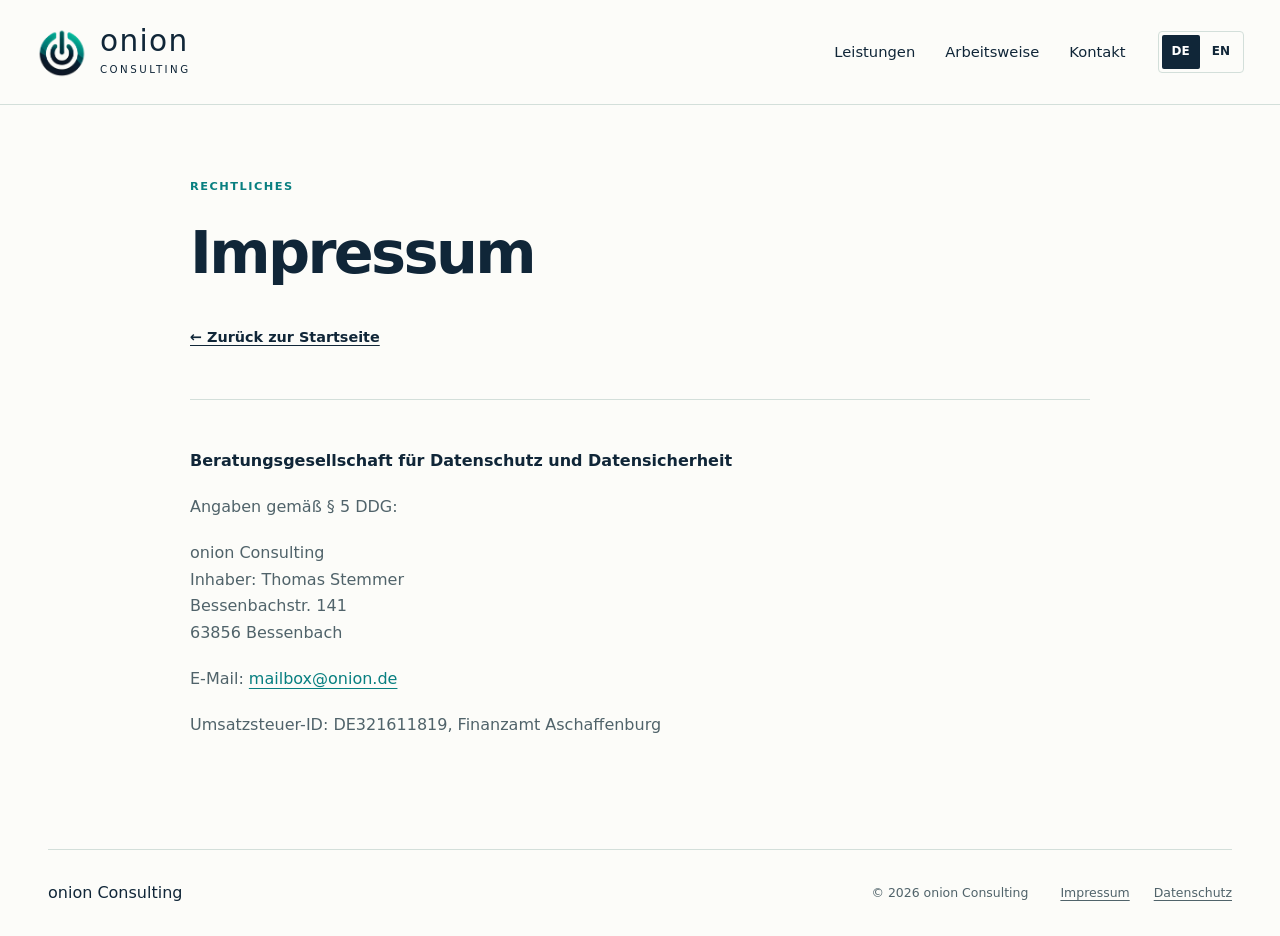
<file: impressum.html>
<!doctype html>
<html lang="de">
<head>
  <meta charset="utf-8">
  <meta name="viewport" content="width=device-width, initial-scale=1">
  <meta name="referrer" content="strict-origin-when-cross-origin">
  <title>Impressum | onion Consulting</title>
  <meta name="description" content="Anbieterangaben der onion Consulting.">
  <link rel="canonical" href="https://www.onion.de/de/impressum.html">
  <link rel="alternate" hreflang="de" href="https://www.onion.de/de/impressum.html"><link rel="alternate" hreflang="en" href="https://www.onion.de/en/legal-notice.html"><link rel="alternate" hreflang="x-default" href="https://www.onion.de/de/impressum.html">
  <meta property="og:type" content="website">
  <meta property="og:site_name" content="onion Consulting">
  <meta property="og:title" content="Impressum | onion Consulting">
  <meta property="og:description" content="Anbieterangaben der onion Consulting.">
  <meta property="og:url" content="https://www.onion.de/de/impressum.html">
  <meta property="og:locale" content="de_DE">
  <meta property="og:locale:alternate" content="en_GB">
  <meta property="og:image" content="https://www.onion.de/assets/onion-2026.png">
  <meta property="og:image:alt" content="onion Consulting">
  <link rel="icon" href="favicon.ico">
  <link rel="stylesheet" href="assets/styles.css">
  <script src="assets/main.js" defer></script>
</head>
<body>
  <a class="skip-link" href="#main">Zum Inhalt</a>
  <header class="site-header"><div class="nav-wrap">
    <a class="brand" href="de/index.html" aria-label="onion Consulting · Startseite">
      <img src="assets/onion-logo-2026.png" width="52" height="52" alt="" fetchpriority="high">
      <span class="wordmark">onion<span>Consulting</span></span>
    </a>
    <nav class="nav-links" id="nav-links" aria-label="Hauptnavigation"><a href="de/index.html#leistungen">Leistungen</a><a href="de/index.html#ansatz">Arbeitsweise</a><a href="de/index.html#kontakt">Kontakt</a></nav>
    <div class="nav-tools"><nav class="language-switch" aria-label="Sprache wählen"><a href="de/impressum.html" lang="de" hreflang="de" data-language="de" aria-label="Deutsch" aria-current="true">DE</a><a href="en/legal-notice.html" lang="en" hreflang="en" data-language="en" aria-label="English">EN</a></nav>
    <button class="nav-toggle" type="button" aria-expanded="false" aria-controls="nav-links">Menü<span aria-hidden="true"> +</span></button></div>
  </div></header>
  <main class="legal-main wrap" id="main" tabindex="-1"><div class="legal-heading"><p class="eyebrow">Rechtliches</p><h1>Impressum</h1><a class="text-link" href="de/index.html">← Zurück zur Startseite</a></div><article class="prose" aria-label="Impressum"><p>
            <strong>Beratungsgesellschaft für Datenschutz und Datensicherheit</strong>
        </p>
        <p>Angaben gemäß § 5 DDG:</p>
        <p>
            onion Consulting<br>
            Inhaber: Thomas Stemmer<br>
            Bessenbachstr. 141<br>
            63856 Bessenbach
        </p>
        <p>
            E-Mail:
            <a href="mailto:mailbox@onion.de">
                mailbox@onion.de
            </a>
        </p>
        <p>
            Umsatzsteuer-ID: DE321611819,
            Finanzamt Aschaffenburg
        </p></article></main>
  <footer class="footer wrap"><a class="footer-brand" href="de/index.html">onion Consulting</a>
      <p>© <span data-year>2026</span> onion Consulting</p>
      <nav aria-label="Rechtliches"><a href="de/impressum.html">Impressum</a><a href="de/datenschutz.html">Datenschutz</a></nav>
    </footer>
</body>
</html>
</file>
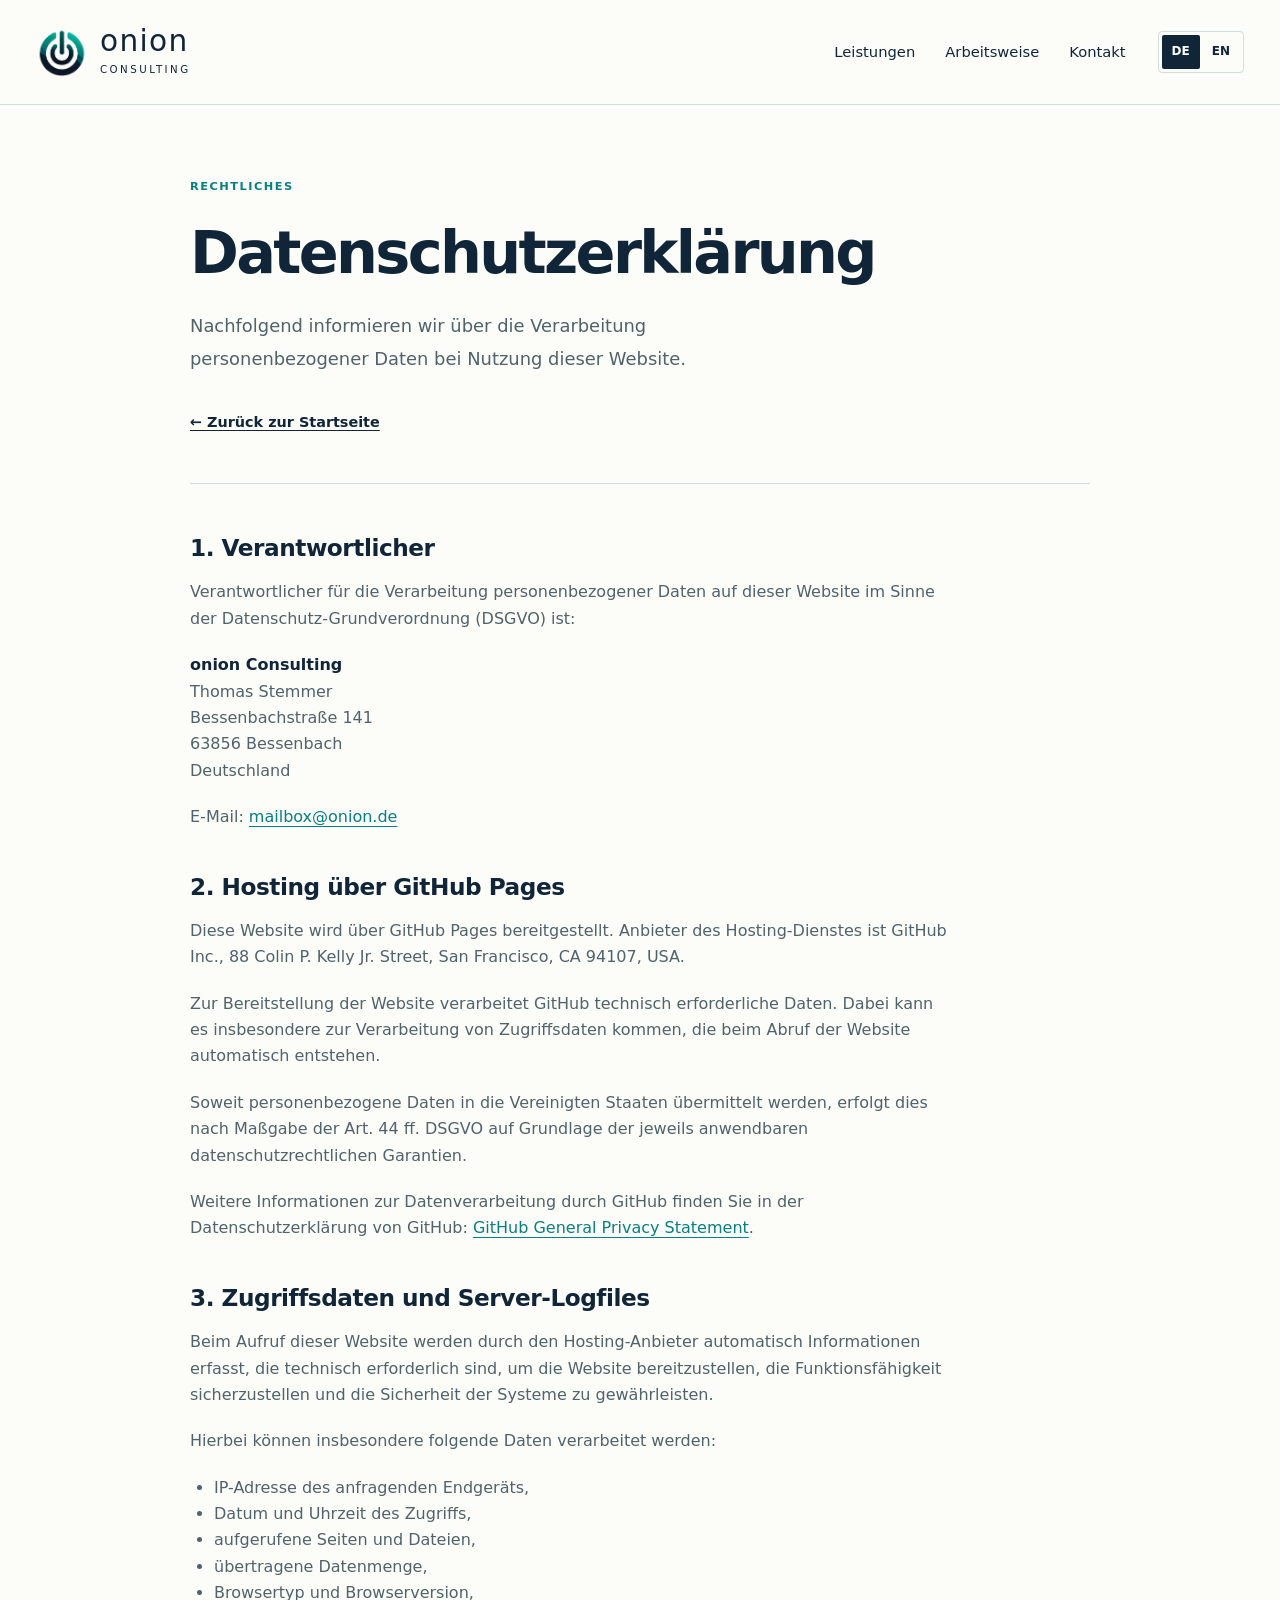
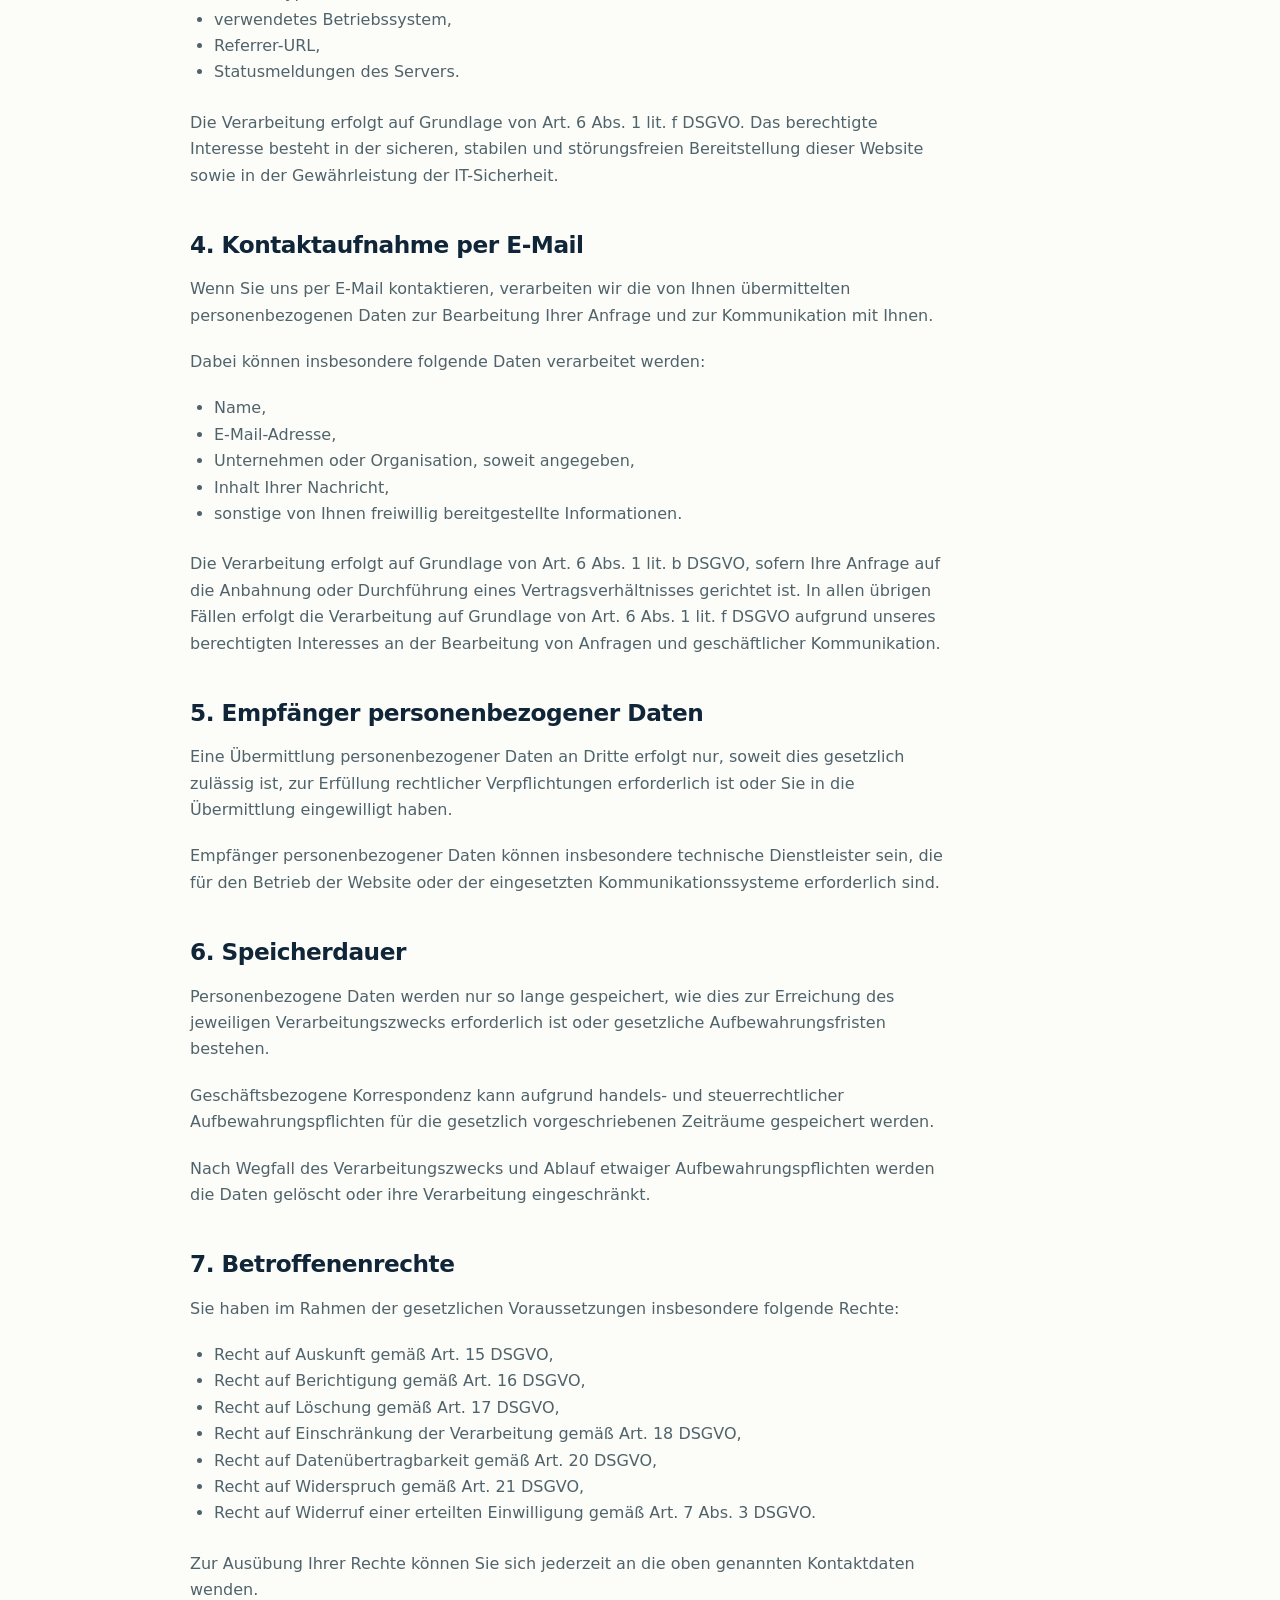
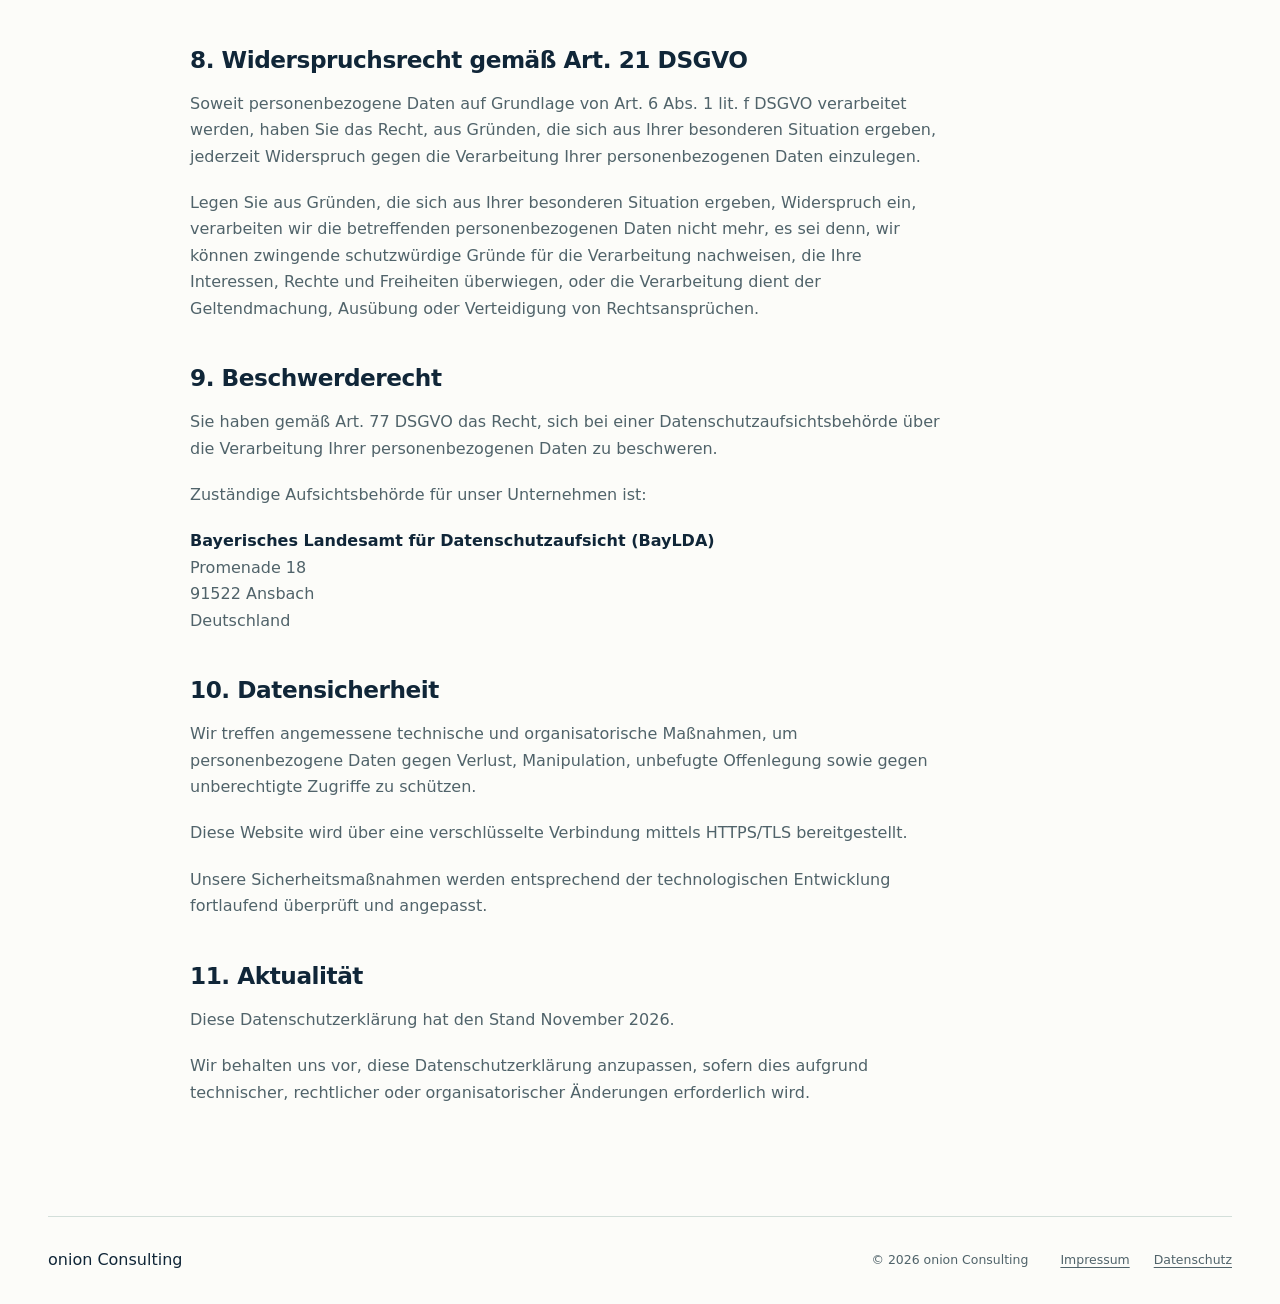
<file: de/datenschutz.html>
<!doctype html>
<html lang="de">
<head>
  <meta charset="utf-8">
  <meta name="viewport" content="width=device-width, initial-scale=1">
  <meta name="referrer" content="strict-origin-when-cross-origin">
  <title>Datenschutzerklärung | onion Consulting</title>
  <meta name="description" content="Nachfolgend informieren wir über die Verarbeitung personenbezogener Daten bei Nutzung dieser Website.">
  <link rel="canonical" href="https://www.onion.de/de/datenschutz.html">
  <link rel="alternate" hreflang="de" href="https://www.onion.de/de/datenschutz.html"><link rel="alternate" hreflang="en" href="https://www.onion.de/en/privacy.html"><link rel="alternate" hreflang="x-default" href="https://www.onion.de/de/datenschutz.html">
  <meta property="og:type" content="website">
  <meta property="og:site_name" content="onion Consulting">
  <meta property="og:title" content="Datenschutzerklärung | onion Consulting">
  <meta property="og:description" content="Nachfolgend informieren wir über die Verarbeitung personenbezogener Daten bei Nutzung dieser Website.">
  <meta property="og:url" content="https://www.onion.de/de/datenschutz.html">
  <meta property="og:locale" content="de_DE">
  <meta property="og:locale:alternate" content="en_GB">
  <meta property="og:image" content="https://www.onion.de/assets/onion-2026.png">
  <meta property="og:image:alt" content="onion Consulting">
  <link rel="icon" href="../favicon.ico">
  <link rel="stylesheet" href="../assets/styles.css">
  <script src="../assets/main.js" defer></script>
</head>
<body>
  <a class="skip-link" href="#main">Zum Inhalt</a>
  <header class="site-header"><div class="nav-wrap">
    <a class="brand" href="index.html" aria-label="onion Consulting · Startseite">
      <img src="../assets/onion-logo-2026.png" width="52" height="52" alt="" fetchpriority="high">
      <span class="wordmark">onion<span>Consulting</span></span>
    </a>
    <nav class="nav-links" id="nav-links" aria-label="Hauptnavigation"><a href="index.html#leistungen">Leistungen</a><a href="index.html#ansatz">Arbeitsweise</a><a href="index.html#kontakt">Kontakt</a></nav>
    <div class="nav-tools"><nav class="language-switch" aria-label="Sprache wählen"><a href="datenschutz.html" lang="de" hreflang="de" data-language="de" aria-label="Deutsch" aria-current="true">DE</a><a href="../en/privacy.html" lang="en" hreflang="en" data-language="en" aria-label="English">EN</a></nav>
    <button class="nav-toggle" type="button" aria-expanded="false" aria-controls="nav-links">Menü<span aria-hidden="true"> +</span></button></div>
  </div></header>
  <main class="legal-main wrap" id="main" tabindex="-1"><div class="legal-heading"><p class="eyebrow">Rechtliches</p><h1>Datenschutzerklärung</h1><p class="lead">Nachfolgend informieren wir über die Verarbeitung personenbezogener Daten bei Nutzung dieser Website.</p><a class="text-link" href="index.html">← Zurück zur Startseite</a></div><article class="prose" aria-label="Datenschutzerklärung"><h2>1. Verantwortlicher</h2>
        <p>Verantwortlicher für die Verarbeitung personenbezogener Daten auf dieser Website im Sinne der Datenschutz-Grundverordnung (DSGVO) ist:</p>
        <p><strong>onion Consulting</strong><br>
        Thomas Stemmer<br>
        Bessenbachstraße 141<br>
        63856 Bessenbach<br>
        Deutschland</p>
        <p>E-Mail: <a href="mailto:mailbox@onion.de">mailbox@onion.de</a></p>

        <h2>2. Hosting über GitHub Pages</h2>
        <p>Diese Website wird über GitHub Pages bereitgestellt. Anbieter des Hosting-Dienstes ist GitHub Inc., 88 Colin P. Kelly Jr. Street, San Francisco, CA 94107, USA.</p>
        <p>Zur Bereitstellung der Website verarbeitet GitHub technisch erforderliche Daten. Dabei kann es insbesondere zur Verarbeitung von Zugriffsdaten kommen, die beim Abruf der Website automatisch entstehen.</p>
        <p>Soweit personenbezogene Daten in die Vereinigten Staaten übermittelt werden, erfolgt dies nach Maßgabe der Art. 44 ff. DSGVO auf Grundlage der jeweils anwendbaren datenschutzrechtlichen Garantien.</p>
        <p>Weitere Informationen zur Datenverarbeitung durch GitHub finden Sie in der Datenschutzerklärung von GitHub: <a href="https://docs.github.com/site-policy/privacy-policies/github-general-privacy-statement" target="_blank" rel="noopener noreferrer">GitHub General Privacy Statement</a>.</p>

        <h2>3. Zugriffsdaten und Server-Logfiles</h2>
        <p>Beim Aufruf dieser Website werden durch den Hosting-Anbieter automatisch Informationen erfasst, die technisch erforderlich sind, um die Website bereitzustellen, die Funktionsfähigkeit sicherzustellen und die Sicherheit der Systeme zu gewährleisten.</p>
        <p>Hierbei können insbesondere folgende Daten verarbeitet werden:</p>
        <ul>
          <li>IP-Adresse des anfragenden Endgeräts,</li>
          <li>Datum und Uhrzeit des Zugriffs,</li>
          <li>aufgerufene Seiten und Dateien,</li>
          <li>übertragene Datenmenge,</li>
          <li>Browsertyp und Browserversion,</li>
          <li>verwendetes Betriebssystem,</li>
          <li>Referrer-URL,</li>
          <li>Statusmeldungen des Servers.</li>
        </ul>
        <p>Die Verarbeitung erfolgt auf Grundlage von Art. 6 Abs. 1 lit. f DSGVO. Das berechtigte Interesse besteht in der sicheren, stabilen und störungsfreien Bereitstellung dieser Website sowie in der Gewährleistung der IT-Sicherheit.</p>

        <h2>4. Kontaktaufnahme per E-Mail</h2>
        <p>Wenn Sie uns per E-Mail kontaktieren, verarbeiten wir die von Ihnen übermittelten personenbezogenen Daten zur Bearbeitung Ihrer Anfrage und zur Kommunikation mit Ihnen.</p>
        <p>Dabei können insbesondere folgende Daten verarbeitet werden:</p>
        <ul>
          <li>Name,</li>
          <li>E-Mail-Adresse,</li>
          <li>Unternehmen oder Organisation, soweit angegeben,</li>
          <li>Inhalt Ihrer Nachricht,</li>
          <li>sonstige von Ihnen freiwillig bereitgestellte Informationen.</li>
        </ul>
        <p>Die Verarbeitung erfolgt auf Grundlage von Art. 6 Abs. 1 lit. b DSGVO, sofern Ihre Anfrage auf die Anbahnung oder Durchführung eines Vertragsverhältnisses gerichtet ist. In allen übrigen Fällen erfolgt die Verarbeitung auf Grundlage von Art. 6 Abs. 1 lit. f DSGVO aufgrund unseres berechtigten Interesses an der Bearbeitung von Anfragen und geschäftlicher Kommunikation.</p>

        <h2>5. Empfänger personenbezogener Daten</h2>
        <p>Eine Übermittlung personenbezogener Daten an Dritte erfolgt nur, soweit dies gesetzlich zulässig ist, zur Erfüllung rechtlicher Verpflichtungen erforderlich ist oder Sie in die Übermittlung eingewilligt haben.</p>
        <p>Empfänger personenbezogener Daten können insbesondere technische Dienstleister sein, die für den Betrieb der Website oder der eingesetzten Kommunikationssysteme erforderlich sind.</p>

        <h2>6. Speicherdauer</h2>
        <p>Personenbezogene Daten werden nur so lange gespeichert, wie dies zur Erreichung des jeweiligen Verarbeitungszwecks erforderlich ist oder gesetzliche Aufbewahrungsfristen bestehen.</p>
        <p>Geschäftsbezogene Korrespondenz kann aufgrund handels- und steuerrechtlicher Aufbewahrungspflichten für die gesetzlich vorgeschriebenen Zeiträume gespeichert werden.</p>
        <p>Nach Wegfall des Verarbeitungszwecks und Ablauf etwaiger Aufbewahrungspflichten werden die Daten gelöscht oder ihre Verarbeitung eingeschränkt.</p>

        <h2>7. Betroffenenrechte</h2>
        <p>Sie haben im Rahmen der gesetzlichen Voraussetzungen insbesondere folgende Rechte:</p>
        <ul>
          <li>Recht auf Auskunft gemäß Art. 15 DSGVO,</li>
          <li>Recht auf Berichtigung gemäß Art. 16 DSGVO,</li>
          <li>Recht auf Löschung gemäß Art. 17 DSGVO,</li>
          <li>Recht auf Einschränkung der Verarbeitung gemäß Art. 18 DSGVO,</li>
          <li>Recht auf Datenübertragbarkeit gemäß Art. 20 DSGVO,</li>
          <li>Recht auf Widerspruch gemäß Art. 21 DSGVO,</li>
          <li>Recht auf Widerruf einer erteilten Einwilligung gemäß Art. 7 Abs. 3 DSGVO.</li>
        </ul>
        <p>Zur Ausübung Ihrer Rechte können Sie sich jederzeit an die oben genannten Kontaktdaten wenden.</p>

        <h2>8. Widerspruchsrecht gemäß Art. 21 DSGVO</h2>
        <p>Soweit personenbezogene Daten auf Grundlage von Art. 6 Abs. 1 lit. f DSGVO verarbeitet werden, haben Sie das Recht, aus Gründen, die sich aus Ihrer besonderen Situation ergeben, jederzeit Widerspruch gegen die Verarbeitung Ihrer personenbezogenen Daten einzulegen.</p>
        <p>Legen Sie aus Gründen, die sich aus Ihrer besonderen Situation ergeben, Widerspruch ein, verarbeiten wir die betreffenden personenbezogenen Daten nicht mehr, es sei denn, wir können zwingende schutzwürdige Gründe für die Verarbeitung nachweisen, die Ihre Interessen, Rechte und Freiheiten überwiegen, oder die Verarbeitung dient der Geltendmachung, Ausübung oder Verteidigung von Rechtsansprüchen.</p>

        <h2>9. Beschwerderecht</h2>
        <p>Sie haben gemäß Art. 77 DSGVO das Recht, sich bei einer Datenschutzaufsichtsbehörde über die Verarbeitung Ihrer personenbezogenen Daten zu beschweren.</p>
        <p>Zuständige Aufsichtsbehörde für unser Unternehmen ist:</p>
        <p><strong>Bayerisches Landesamt für Datenschutzaufsicht (BayLDA)</strong><br>
        Promenade 18<br>
        91522 Ansbach<br>
        Deutschland</p>

        <h2>10. Datensicherheit</h2>
        <p>Wir treffen angemessene technische und organisatorische Maßnahmen, um personenbezogene Daten gegen Verlust, Manipulation, unbefugte Offenlegung sowie gegen unberechtigte Zugriffe zu schützen.</p>
        <p>Diese Website wird über eine verschlüsselte Verbindung mittels HTTPS/TLS bereitgestellt.</p>
        <p>Unsere Sicherheitsmaßnahmen werden entsprechend der technologischen Entwicklung fortlaufend überprüft und angepasst.</p>

        <h2>11. Aktualität</h2>
        <p>Diese Datenschutzerklärung hat den Stand November 2026.</p>
        <p>Wir behalten uns vor, diese Datenschutzerklärung anzupassen, sofern dies aufgrund technischer, rechtlicher oder organisatorischer Änderungen erforderlich wird.</p></article></main>
  <footer class="footer wrap"><a class="footer-brand" href="index.html">onion Consulting</a>
      <p>© <span data-year>2026</span> onion Consulting</p>
      <nav aria-label="Rechtliches"><a href="impressum.html">Impressum</a><a href="datenschutz.html">Datenschutz</a></nav>
    </footer>
</body>
</html>
</file>
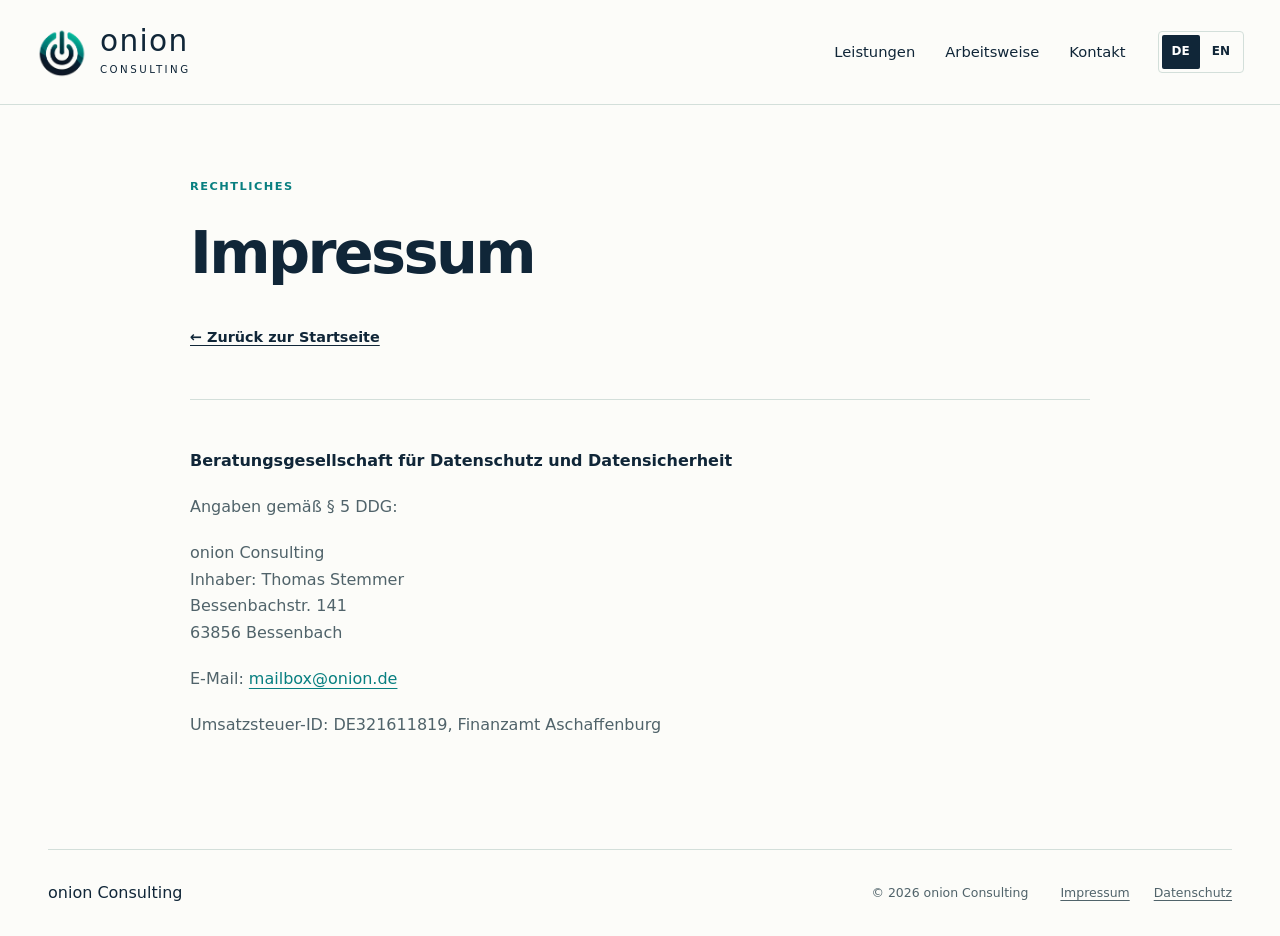
<file: de/impressum.html>
<!doctype html>
<html lang="de">
<head>
  <meta charset="utf-8">
  <meta name="viewport" content="width=device-width, initial-scale=1">
  <meta name="referrer" content="strict-origin-when-cross-origin">
  <title>Impressum | onion Consulting</title>
  <meta name="description" content="Anbieterangaben der onion Consulting.">
  <link rel="canonical" href="https://www.onion.de/de/impressum.html">
  <link rel="alternate" hreflang="de" href="https://www.onion.de/de/impressum.html"><link rel="alternate" hreflang="en" href="https://www.onion.de/en/legal-notice.html"><link rel="alternate" hreflang="x-default" href="https://www.onion.de/de/impressum.html">
  <meta property="og:type" content="website">
  <meta property="og:site_name" content="onion Consulting">
  <meta property="og:title" content="Impressum | onion Consulting">
  <meta property="og:description" content="Anbieterangaben der onion Consulting.">
  <meta property="og:url" content="https://www.onion.de/de/impressum.html">
  <meta property="og:locale" content="de_DE">
  <meta property="og:locale:alternate" content="en_GB">
  <meta property="og:image" content="https://www.onion.de/assets/onion-2026.png">
  <meta property="og:image:alt" content="onion Consulting">
  <link rel="icon" href="../favicon.ico">
  <link rel="stylesheet" href="../assets/styles.css">
  <script src="../assets/main.js" defer></script>
</head>
<body>
  <a class="skip-link" href="#main">Zum Inhalt</a>
  <header class="site-header"><div class="nav-wrap">
    <a class="brand" href="index.html" aria-label="onion Consulting · Startseite">
      <img src="../assets/onion-logo-2026.png" width="52" height="52" alt="" fetchpriority="high">
      <span class="wordmark">onion<span>Consulting</span></span>
    </a>
    <nav class="nav-links" id="nav-links" aria-label="Hauptnavigation"><a href="index.html#leistungen">Leistungen</a><a href="index.html#ansatz">Arbeitsweise</a><a href="index.html#kontakt">Kontakt</a></nav>
    <div class="nav-tools"><nav class="language-switch" aria-label="Sprache wählen"><a href="impressum.html" lang="de" hreflang="de" data-language="de" aria-label="Deutsch" aria-current="true">DE</a><a href="../en/legal-notice.html" lang="en" hreflang="en" data-language="en" aria-label="English">EN</a></nav>
    <button class="nav-toggle" type="button" aria-expanded="false" aria-controls="nav-links">Menü<span aria-hidden="true"> +</span></button></div>
  </div></header>
  <main class="legal-main wrap" id="main" tabindex="-1"><div class="legal-heading"><p class="eyebrow">Rechtliches</p><h1>Impressum</h1><a class="text-link" href="index.html">← Zurück zur Startseite</a></div><article class="prose" aria-label="Impressum"><p>
            <strong>Beratungsgesellschaft für Datenschutz und Datensicherheit</strong>
        </p>
        <p>Angaben gemäß § 5 DDG:</p>
        <p>
            onion Consulting<br>
            Inhaber: Thomas Stemmer<br>
            Bessenbachstr. 141<br>
            63856 Bessenbach
        </p>
        <p>
            E-Mail:
            <a href="mailto:mailbox@onion.de">
                mailbox@onion.de
            </a>
        </p>
        <p>
            Umsatzsteuer-ID: DE321611819,
            Finanzamt Aschaffenburg
        </p></article></main>
  <footer class="footer wrap"><a class="footer-brand" href="index.html">onion Consulting</a>
      <p>© <span data-year>2026</span> onion Consulting</p>
      <nav aria-label="Rechtliches"><a href="impressum.html">Impressum</a><a href="datenschutz.html">Datenschutz</a></nav>
    </footer>
</body>
</html>
</file>
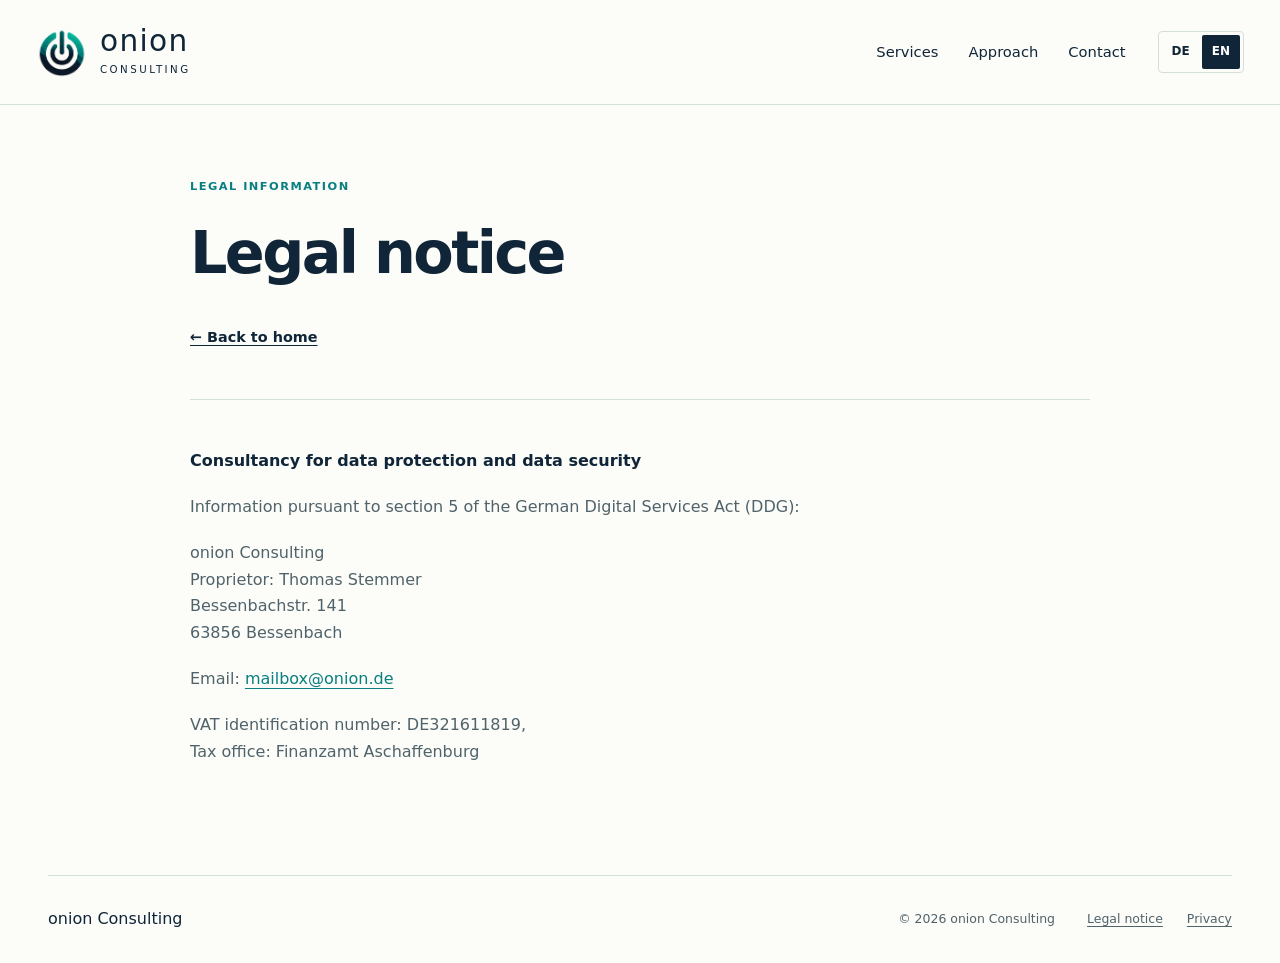
<file: en/legal-notice.html>
<!doctype html>
<html lang="en">
<head>
  <meta charset="utf-8">
  <meta name="viewport" content="width=device-width, initial-scale=1">
  <meta name="referrer" content="strict-origin-when-cross-origin">
  <title>Legal notice | onion Consulting</title>
  <meta name="description" content="Provider information for onion Consulting.">
  <link rel="canonical" href="https://www.onion.de/en/legal-notice.html">
  <link rel="alternate" hreflang="de" href="https://www.onion.de/de/impressum.html"><link rel="alternate" hreflang="en" href="https://www.onion.de/en/legal-notice.html"><link rel="alternate" hreflang="x-default" href="https://www.onion.de/de/impressum.html">
  <meta property="og:type" content="website">
  <meta property="og:site_name" content="onion Consulting">
  <meta property="og:title" content="Legal notice | onion Consulting">
  <meta property="og:description" content="Provider information for onion Consulting.">
  <meta property="og:url" content="https://www.onion.de/en/legal-notice.html">
  <meta property="og:locale" content="en_GB">
  <meta property="og:locale:alternate" content="de_DE">
  <meta property="og:image" content="https://www.onion.de/assets/onion-2026.png">
  <meta property="og:image:alt" content="onion Consulting">
  <link rel="icon" href="../favicon.ico">
  <link rel="stylesheet" href="../assets/styles.css">
  <script src="../assets/main.js" defer></script>
</head>
<body>
  <a class="skip-link" href="#main">Skip to content</a>
  <header class="site-header"><div class="nav-wrap">
    <a class="brand" href="index.html" aria-label="onion Consulting · Home">
      <img src="../assets/onion-logo-2026.png" width="52" height="52" alt="" fetchpriority="high">
      <span class="wordmark">onion<span>Consulting</span></span>
    </a>
    <nav class="nav-links" id="nav-links" aria-label="Main navigation"><a href="index.html#leistungen">Services</a><a href="index.html#ansatz">Approach</a><a href="index.html#kontakt">Contact</a></nav>
    <div class="nav-tools"><nav class="language-switch" aria-label="Choose language"><a href="../de/impressum.html" lang="de" hreflang="de" data-language="de" aria-label="Deutsch">DE</a><a href="legal-notice.html" lang="en" hreflang="en" data-language="en" aria-label="English" aria-current="true">EN</a></nav>
    <button class="nav-toggle" type="button" aria-expanded="false" aria-controls="nav-links">Menu<span aria-hidden="true"> +</span></button></div>
  </div></header>
  <main class="legal-main wrap" id="main" tabindex="-1"><div class="legal-heading"><p class="eyebrow">Legal information</p><h1>Legal notice</h1><a class="text-link" href="index.html">← Back to home</a></div><article class="prose" aria-label="Legal notice"><p><strong>Consultancy for data protection and data security</strong></p>
<p>Information pursuant to section 5 of the German Digital Services Act (DDG):</p>
<p>onion Consulting<br>Proprietor: Thomas Stemmer<br>Bessenbachstr. 141<br>63856 Bessenbach</p>
<p>Email: <a href="mailto:mailbox@onion.de">mailbox@onion.de</a></p>
<p>VAT identification number: DE321611819,<br>Tax office: Finanzamt Aschaffenburg</p>
</article></main>
  <footer class="footer wrap"><a class="footer-brand" href="index.html">onion Consulting</a>
      <p>© <span data-year>2026</span> onion Consulting</p>
      <nav aria-label="Legal information"><a href="legal-notice.html">Legal notice</a><a href="privacy.html">Privacy</a></nav>
    </footer>
</body>
</html>
</file>
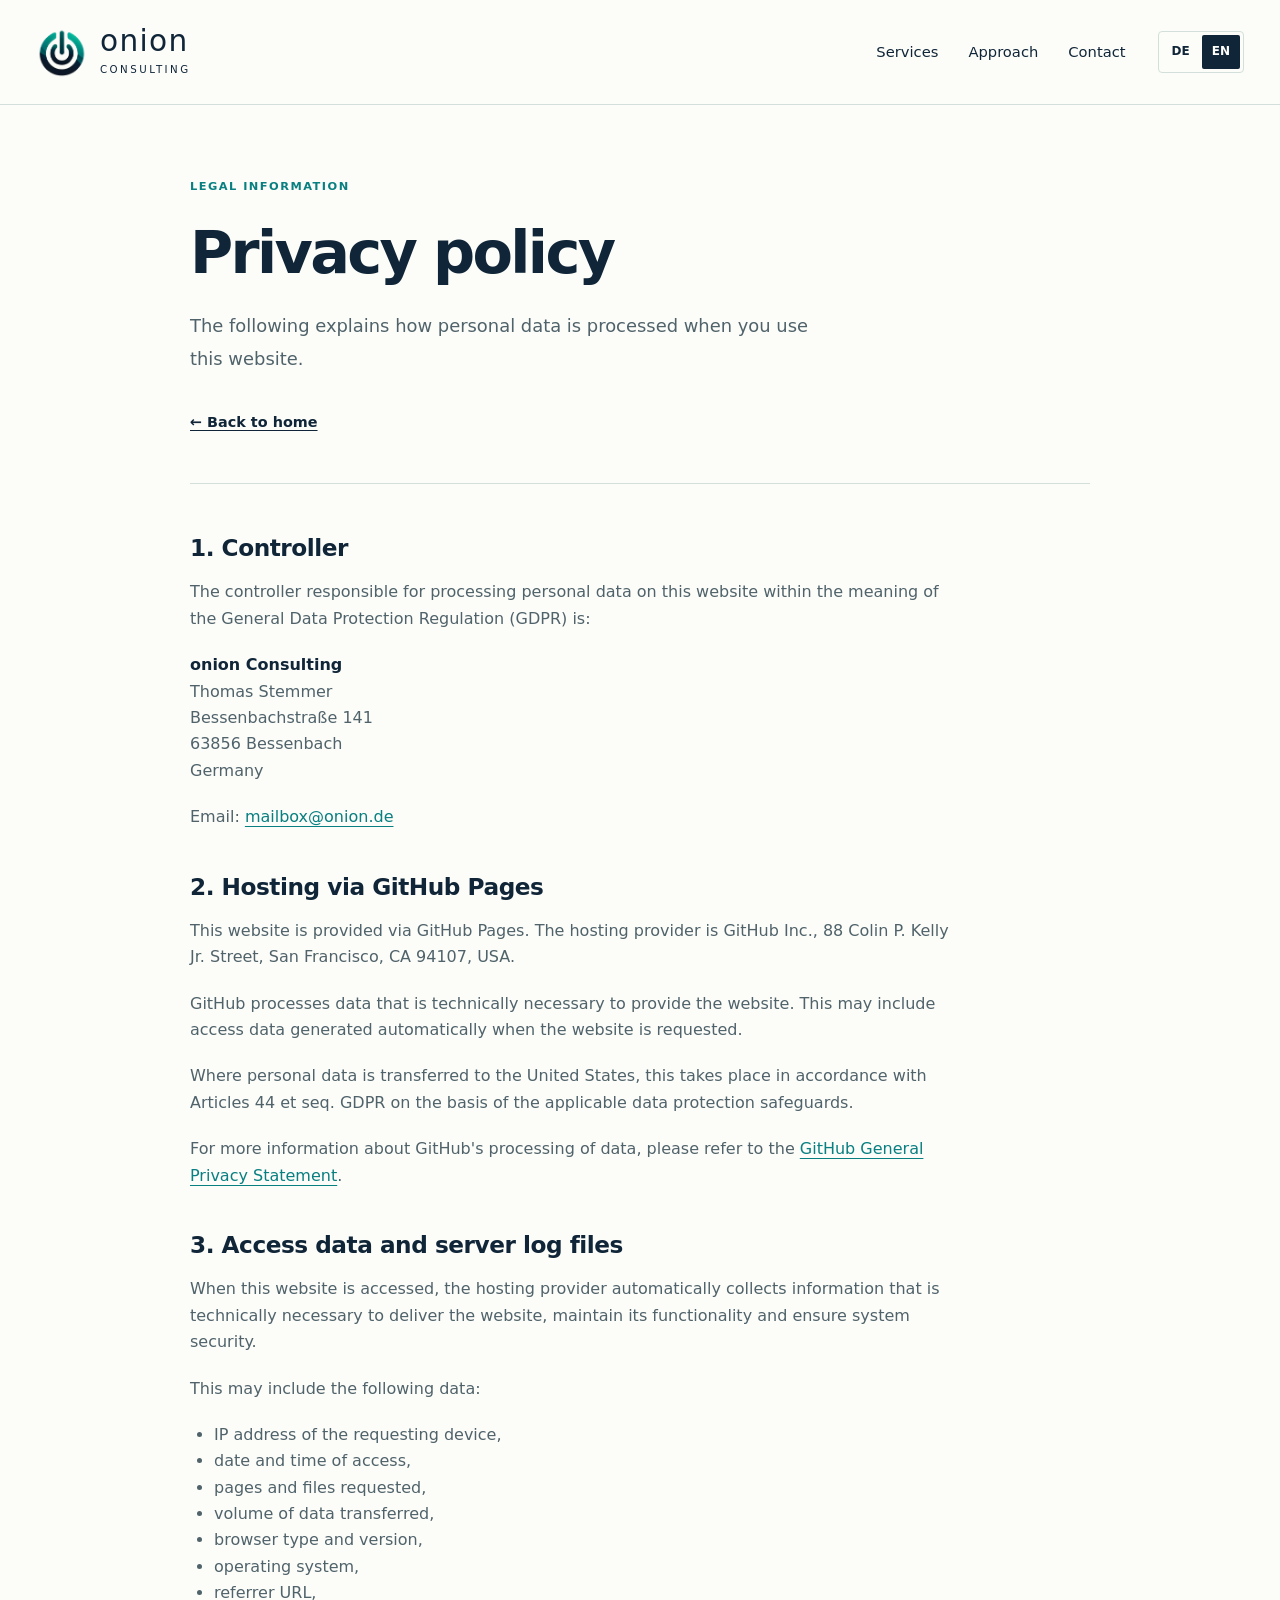
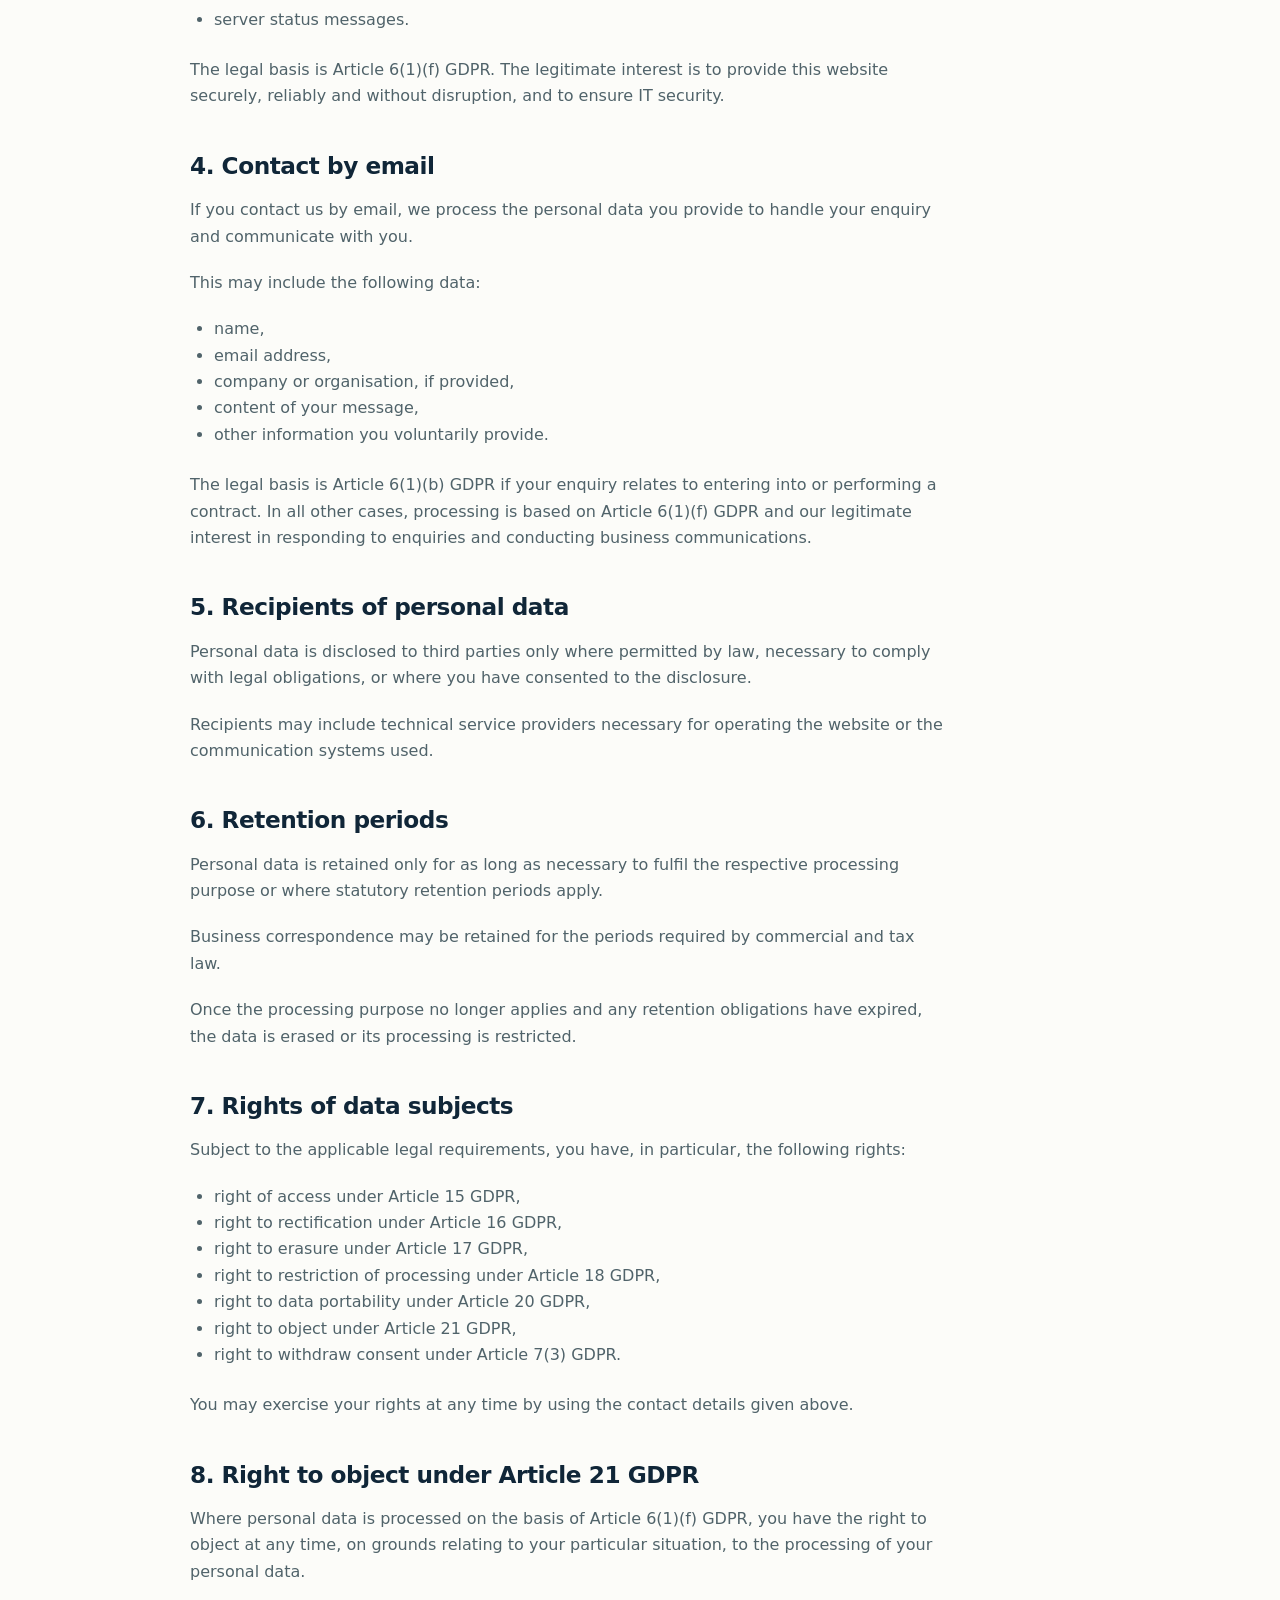
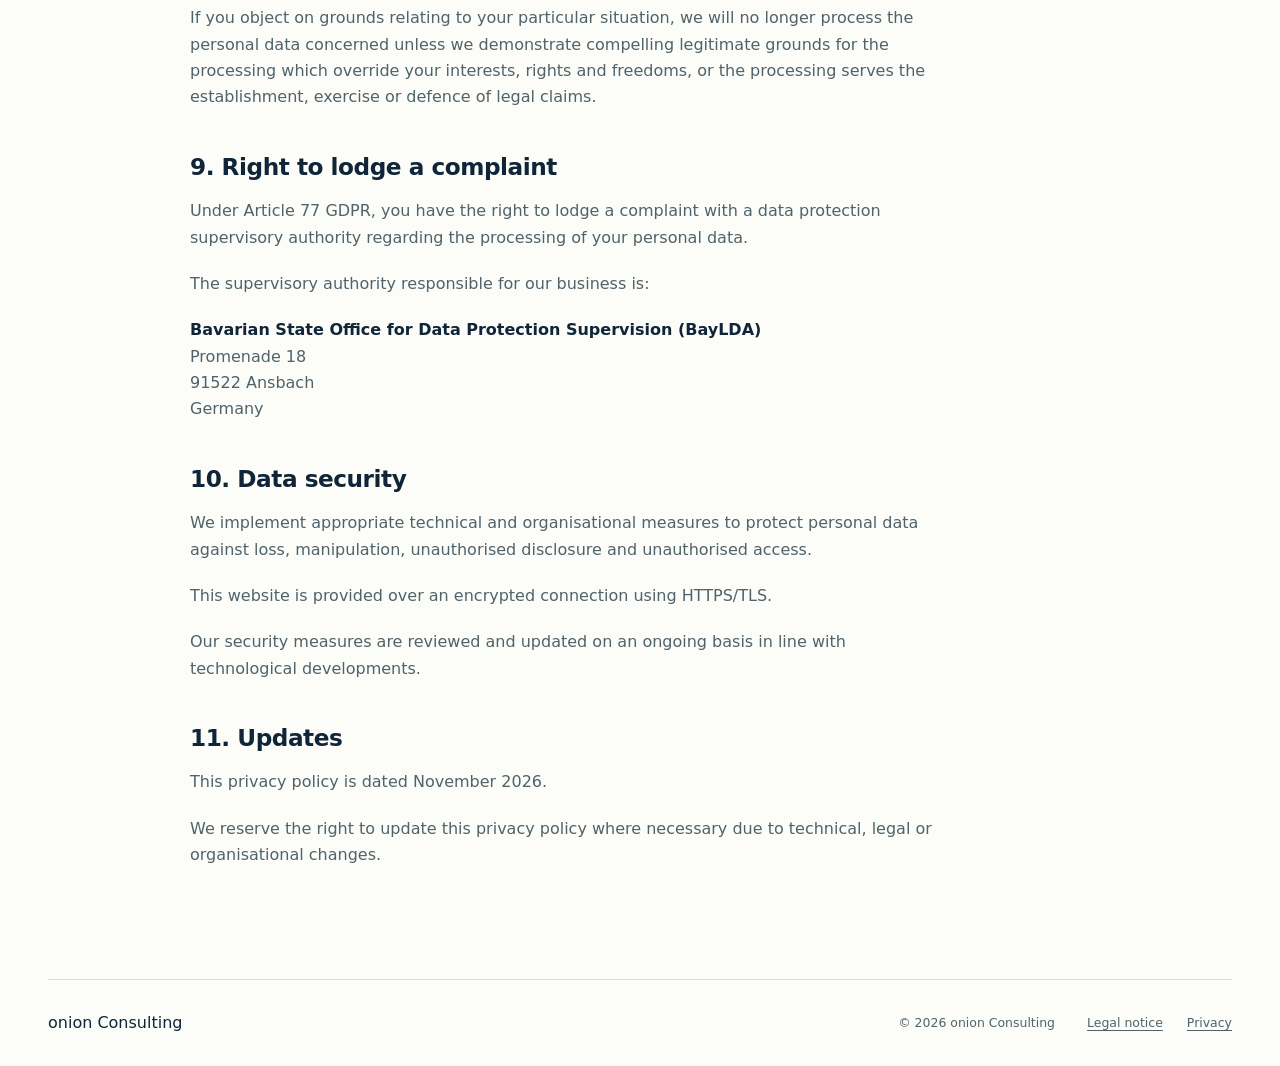
<file: en/privacy.html>
<!doctype html>
<html lang="en">
<head>
  <meta charset="utf-8">
  <meta name="viewport" content="width=device-width, initial-scale=1">
  <meta name="referrer" content="strict-origin-when-cross-origin">
  <title>Privacy policy | onion Consulting</title>
  <meta name="description" content="The following explains how personal data is processed when you use this website.">
  <link rel="canonical" href="https://www.onion.de/en/privacy.html">
  <link rel="alternate" hreflang="de" href="https://www.onion.de/de/datenschutz.html"><link rel="alternate" hreflang="en" href="https://www.onion.de/en/privacy.html"><link rel="alternate" hreflang="x-default" href="https://www.onion.de/de/datenschutz.html">
  <meta property="og:type" content="website">
  <meta property="og:site_name" content="onion Consulting">
  <meta property="og:title" content="Privacy policy | onion Consulting">
  <meta property="og:description" content="The following explains how personal data is processed when you use this website.">
  <meta property="og:url" content="https://www.onion.de/en/privacy.html">
  <meta property="og:locale" content="en_GB">
  <meta property="og:locale:alternate" content="de_DE">
  <meta property="og:image" content="https://www.onion.de/assets/onion-2026.png">
  <meta property="og:image:alt" content="onion Consulting">
  <link rel="icon" href="../favicon.ico">
  <link rel="stylesheet" href="../assets/styles.css">
  <script src="../assets/main.js" defer></script>
</head>
<body>
  <a class="skip-link" href="#main">Skip to content</a>
  <header class="site-header"><div class="nav-wrap">
    <a class="brand" href="index.html" aria-label="onion Consulting · Home">
      <img src="../assets/onion-logo-2026.png" width="52" height="52" alt="" fetchpriority="high">
      <span class="wordmark">onion<span>Consulting</span></span>
    </a>
    <nav class="nav-links" id="nav-links" aria-label="Main navigation"><a href="index.html#leistungen">Services</a><a href="index.html#ansatz">Approach</a><a href="index.html#kontakt">Contact</a></nav>
    <div class="nav-tools"><nav class="language-switch" aria-label="Choose language"><a href="../de/datenschutz.html" lang="de" hreflang="de" data-language="de" aria-label="Deutsch">DE</a><a href="privacy.html" lang="en" hreflang="en" data-language="en" aria-label="English" aria-current="true">EN</a></nav>
    <button class="nav-toggle" type="button" aria-expanded="false" aria-controls="nav-links">Menu<span aria-hidden="true"> +</span></button></div>
  </div></header>
  <main class="legal-main wrap" id="main" tabindex="-1"><div class="legal-heading"><p class="eyebrow">Legal information</p><h1>Privacy policy</h1><p class="lead">The following explains how personal data is processed when you use this website.</p><a class="text-link" href="index.html">← Back to home</a></div><article class="prose" aria-label="Privacy policy"><h2>1. Controller</h2>
<p>The controller responsible for processing personal data on this website within the meaning of the General Data Protection Regulation (GDPR) is:</p>
<p><strong>onion Consulting</strong><br>Thomas Stemmer<br>Bessenbachstraße 141<br>63856 Bessenbach<br>Germany</p>
<p>Email: <a href="mailto:mailbox@onion.de">mailbox@onion.de</a></p>
<h2>2. Hosting via GitHub Pages</h2>
<p>This website is provided via GitHub Pages. The hosting provider is GitHub Inc., 88 Colin P. Kelly Jr. Street, San Francisco, CA 94107, USA.</p>
<p>GitHub processes data that is technically necessary to provide the website. This may include access data generated automatically when the website is requested.</p>
<p>Where personal data is transferred to the United States, this takes place in accordance with Articles 44 et seq. GDPR on the basis of the applicable data protection safeguards.</p>
<p>For more information about GitHub's processing of data, please refer to the <a href="https://docs.github.com/site-policy/privacy-policies/github-general-privacy-statement" target="_blank" rel="noopener noreferrer">GitHub General Privacy Statement</a>.</p>
<h2>3. Access data and server log files</h2>
<p>When this website is accessed, the hosting provider automatically collects information that is technically necessary to deliver the website, maintain its functionality and ensure system security.</p>
<p>This may include the following data:</p>
<ul><li>IP address of the requesting device,</li><li>date and time of access,</li><li>pages and files requested,</li><li>volume of data transferred,</li><li>browser type and version,</li><li>operating system,</li><li>referrer URL,</li><li>server status messages.</li></ul>
<p>The legal basis is Article 6(1)(f) GDPR. The legitimate interest is to provide this website securely, reliably and without disruption, and to ensure IT security.</p>
<h2>4. Contact by email</h2>
<p>If you contact us by email, we process the personal data you provide to handle your enquiry and communicate with you.</p>
<p>This may include the following data:</p>
<ul><li>name,</li><li>email address,</li><li>company or organisation, if provided,</li><li>content of your message,</li><li>other information you voluntarily provide.</li></ul>
<p>The legal basis is Article 6(1)(b) GDPR if your enquiry relates to entering into or performing a contract. In all other cases, processing is based on Article 6(1)(f) GDPR and our legitimate interest in responding to enquiries and conducting business communications.</p>
<h2>5. Recipients of personal data</h2>
<p>Personal data is disclosed to third parties only where permitted by law, necessary to comply with legal obligations, or where you have consented to the disclosure.</p>
<p>Recipients may include technical service providers necessary for operating the website or the communication systems used.</p>
<h2>6. Retention periods</h2>
<p>Personal data is retained only for as long as necessary to fulfil the respective processing purpose or where statutory retention periods apply.</p>
<p>Business correspondence may be retained for the periods required by commercial and tax law.</p>
<p>Once the processing purpose no longer applies and any retention obligations have expired, the data is erased or its processing is restricted.</p>
<h2>7. Rights of data subjects</h2>
<p>Subject to the applicable legal requirements, you have, in particular, the following rights:</p>
<ul><li>right of access under Article 15 GDPR,</li><li>right to rectification under Article 16 GDPR,</li><li>right to erasure under Article 17 GDPR,</li><li>right to restriction of processing under Article 18 GDPR,</li><li>right to data portability under Article 20 GDPR,</li><li>right to object under Article 21 GDPR,</li><li>right to withdraw consent under Article 7(3) GDPR.</li></ul>
<p>You may exercise your rights at any time by using the contact details given above.</p>
<h2>8. Right to object under Article 21 GDPR</h2>
<p>Where personal data is processed on the basis of Article 6(1)(f) GDPR, you have the right to object at any time, on grounds relating to your particular situation, to the processing of your personal data.</p>
<p>If you object on grounds relating to your particular situation, we will no longer process the personal data concerned unless we demonstrate compelling legitimate grounds for the processing which override your interests, rights and freedoms, or the processing serves the establishment, exercise or defence of legal claims.</p>
<h2>9. Right to lodge a complaint</h2>
<p>Under Article 77 GDPR, you have the right to lodge a complaint with a data protection supervisory authority regarding the processing of your personal data.</p>
<p>The supervisory authority responsible for our business is:</p>
<p><strong>Bavarian State Office for Data Protection Supervision (BayLDA)</strong><br>Promenade 18<br>91522 Ansbach<br>Germany</p>
<h2>10. Data security</h2>
<p>We implement appropriate technical and organisational measures to protect personal data against loss, manipulation, unauthorised disclosure and unauthorised access.</p>
<p>This website is provided over an encrypted connection using HTTPS/TLS.</p>
<p>Our security measures are reviewed and updated on an ongoing basis in line with technological developments.</p>
<h2>11. Updates</h2>
<p>This privacy policy is dated November 2026.</p>
<p>We reserve the right to update this privacy policy where necessary due to technical, legal or organisational changes.</p>
</article></main>
  <footer class="footer wrap"><a class="footer-brand" href="index.html">onion Consulting</a>
      <p>© <span data-year>2026</span> onion Consulting</p>
      <nav aria-label="Legal information"><a href="legal-notice.html">Legal notice</a><a href="privacy.html">Privacy</a></nav>
    </footer>
</body>
</html>
</file>
<file: assets/styles.css>
:root {
  --navy: #102638;
  --teal: #087f80;
  --mint: #bce8dd;
  --paper: #fcfcf9;
  --soft: #edf4f1;
  --muted: #50636a;
  --line: #d3dfda;
  font-family: ui-sans-serif, system-ui, -apple-system, BlinkMacSystemFont, "Segoe UI", sans-serif;
  color: var(--navy);
  background: var(--paper);
  font-synthesis: none;
  text-rendering: optimizeLegibility;
  line-height: 1.65;
}
* { box-sizing: border-box; }
html { scroll-behavior: smooth; scroll-padding-top: 120px; }
body { margin: 0; }
a { color: inherit; text-underline-offset: .22em; }
button { font: inherit; }
img { max-width: 100%; height: auto; display: block; }
p { margin: 0 0 1.25rem; }
h1, h2, h3 { margin: 0; font-weight: 570; }
h1, h2 { line-height: 1.13; letter-spacing: -.045em; text-wrap: balance; }
h1 { font-size: clamp(2.4rem, 4.6vw, 4.4rem); }
h2 { font-size: clamp(2rem, 3.2vw, 3.05rem); }
h3 { font-size: 1.35rem; line-height: 1.3; letter-spacing: -.02em; }
em { font-style: normal; color: var(--teal); }
:focus-visible { outline: 3px solid var(--teal); outline-offset: 5px; border-radius: 2px; }
main:focus { outline: none; }
.wrap { width: min(1240px, calc(100% - 96px)); margin-inline: auto; }
.skip-link { position: fixed; left: 24px; top: -100px; z-index: 50; background: var(--navy); color: white; padding: 12px 20px; }
.skip-link:focus { top: 12px; }
.site-header { position: sticky; top: 0; z-index: 20; background: var(--paper); border-bottom: 1px solid var(--line); }
.nav-wrap { width: min(1344px, calc(100% - 72px)); margin: auto; min-height: 104px; display: flex; align-items: center; gap: 32px; }
.brand { display: inline-flex; align-items: center; gap: 12px; text-decoration: none; margin-right: auto; flex-shrink: 0; }
.brand img { width: 52px; height: 52px; }
.wordmark { font-size: 1.85rem; line-height: 1; letter-spacing: .045em; font-weight: 450; }
.wordmark > span { display: block; font-size: .64rem; line-height: 1.6; text-transform: uppercase; letter-spacing: .24em; padding-top: 4px; }
.nav-links { display: flex; gap: 30px; align-items: center; }
.nav-links a { text-decoration: none; font-size: .92rem; padding-block: 10px; }
.nav-links a:hover, .text-link:hover, .footer a:hover { color: var(--teal); }
.nav-tools { display: flex; align-items: center; gap: 18px; }
.language-switch { display: flex; gap: 2px; border: 1px solid var(--line); padding: 3px; border-radius: 4px; }
.language-switch a { font-size: .75rem; font-weight: 650; text-decoration: none; padding: 7px 10px; border-radius: 2px; min-height: 34px; }
.language-switch a[aria-current] { background: var(--navy); color: white; }
.language-switch a:not([aria-current]):hover { background: var(--soft); }
.nav-toggle { display: none; }
.eyebrow { font-size: .71rem; text-transform: uppercase; letter-spacing: .13em; color: var(--teal); font-weight: 700; margin-bottom: 24px; }
.hero { padding-block: 86px 96px; display: grid; grid-template-columns: minmax(0, 1.6fr) minmax(280px, .8fr); gap: 68px; align-items: center; }
.hero h1 { margin-bottom: 30px; }
.lead { color: var(--muted); font-size: 1.12rem; max-width: 640px; line-height: 1.8; }
.hero-actions { display: flex; gap: 28px; align-items: center; flex-wrap: wrap; margin-top: 32px; }
.button { display: inline-flex; gap: 28px; justify-content: space-between; align-items: center; padding: 13px 22px; min-height: 50px; font-size: .91rem; font-weight: 650; text-decoration: none; border-radius: 3px; }
.primary { background: var(--teal); color: white; }
.primary:hover { background: #066b6c; }
.text-link { font-size: .9rem; font-weight: 600; }
.text-link span { margin-left: 8px; }
.focus-panel { background: var(--soft); align-self: stretch; display: flex; flex-direction: column; justify-content: space-between; border: 1px solid var(--line); border-radius: 4px; }
.focus-art { min-height: 240px; display: grid; place-items: center; border-bottom: 1px solid var(--line); padding: 32px; background: radial-gradient(circle at center, #d9ece4, var(--soft) 70%); }
.focus-art img { width: 176px; height: 176px; }
.focus-copy { padding: 32px; }
.focus-copy .eyebrow { margin-bottom: 12px; }
.focus-copy h2 { font-size: 1.5rem; letter-spacing: -.03em; }
.focus-copy ul { list-style: none; margin: 22px 0 0; padding: 0; font-size: .87rem; color: var(--muted); }
.focus-copy li { padding: 8px 0; border-top: 1px solid var(--line); }
.focus-copy li::before { content: '↗'; margin-right: 12px; color: var(--teal); }
.section-inner { padding-block: 90px; }
.section-heading { max-width: 760px; margin-bottom: 52px; }
.services-section { border-top: 1px solid var(--line); }
.services-grid { display: grid; grid-template-columns: 1fr 1fr; column-gap: 64px; row-gap: 44px; }
.service { display: grid; grid-template-columns: 32px minmax(0, 1fr); gap: 20px; border-top: 1px solid var(--line); padding-top: 26px; }
.service-number { color: var(--teal); font-size: .75rem; font-weight: 650; padding-top: 4px; }
.service h3 { margin-bottom: 14px; }
.service p { color: var(--muted); font-size: .97rem; margin-bottom: 0; }
.approach-section { background: var(--navy); color: var(--paper); }
.approach-grid { display: grid; grid-template-columns: .9fr 1.1fr; gap: 96px; }
.approach-section .eyebrow { color: var(--mint); }
.approach-grid .section-heading { margin: 0; }
.steps { list-style: none; padding: 0; margin: 0; }
.steps li { display: grid; grid-template-columns: 38px 1fr; gap: 22px; padding: 24px 0; border-top: 1px solid #4a5b66; }
.steps li:first-child { padding-top: 0; border-top: 0; }
.step-number { color: var(--mint); font-size: .8rem; padding-top: 4px; }
.steps h3 { margin-bottom: 8px; }
.steps p { color: #d0dddc; font-size: .97rem; margin-bottom: 0; }
.approach-section :focus-visible { outline-color: var(--mint); }
.contact-section { padding-block: 96px; display: grid; grid-template-columns: 1.3fr .7fr; gap: 96px; align-items: end; }
.contact-section h2 { font-size: clamp(1.8rem, 2.8vw, 2.65rem); margin-bottom: 22px; }
.contact-section p:not(.eyebrow) { color: var(--muted); margin: 0; }
.contact-email { font-size: clamp(1.2rem, 2vw, 1.6rem); letter-spacing: -.02em; text-decoration: none; border-bottom: 1px solid var(--teal); padding-bottom: 14px; color: var(--teal); overflow-wrap: anywhere; }
.contact-email > span { display: flex; justify-content: space-between; font-size: .77rem; text-transform: uppercase; letter-spacing: .12em; font-weight: 650; margin-bottom: 12px; }
.footer { padding-block: 30px; border-top: 1px solid var(--line); display: flex; align-items: center; gap: 32px; flex-wrap: wrap; font-size: .78rem; color: var(--muted); }
.footer-brand { color: var(--navy); font-size: 1rem; text-decoration: none; margin-right: auto; }
.footer p { margin: 0; }
.footer nav { display: flex; gap: 24px; }
.legal-main { padding-block: 72px 90px; max-width: 900px; }
.legal-heading { padding-bottom: 48px; border-bottom: 1px solid var(--line); margin-bottom: 48px; }
.legal-heading h1 { margin-bottom: 24px; overflow-wrap: anywhere; }
.legal-heading .text-link { display: inline-block; margin-top: 16px; }
.prose { max-width: 760px; }
.prose h2 { font-size: 1.45rem; line-height: 1.35; letter-spacing: -.02em; margin-block: 40px 16px; }
.prose h2:first-child { margin-top: 0; }
.prose p, .prose li { color: var(--muted); }
.prose strong { color: var(--navy); }
.prose a { color: var(--teal); overflow-wrap: anywhere; }
.prose ul { padding-left: 24px; margin-block: 12px 24px; }
@media (max-width: 1100px) {
  .wrap { width: calc(100% - 64px); }
  .hero { gap: 36px; grid-template-columns: minmax(0, 1.4fr) minmax(260px, .8fr); padding-block: 64px; }
  .hero h1 { font-size: clamp(2.4rem, 4.5vw, 3.7rem); }
  .focus-copy { padding: 24px; }
  .approach-grid, .contact-section { gap: 56px; }
}
@media (max-width: 760px) {
  html { scroll-padding-top: 100px; }
  .wrap { width: calc(100% - 40px); }
  .nav-wrap { width: calc(100% - 32px); min-height: 84px; gap: 12px; flex-wrap: wrap; padding-block: 14px; }
  .brand { gap: 8px; }
  .brand img { width: 42px; height: 42px; }
  .wordmark { font-size: 1.5rem; }
  .wordmark > span { font-size: .52rem; }
  .nav-tools { gap: 10px; }
  .language-switch a { padding: 7px 8px; }
  .nav-links { order: 3; width: 100%; gap: 24px; flex-wrap: wrap; }
  .js .nav-toggle { display: block; background: transparent; border: 1px solid var(--line); border-radius: 3px; min-height: 42px; padding: 6px 10px; font-size: .8rem; color: var(--navy); }
  .js .nav-links { display: none; }
  .js .nav-links.open { display: flex; padding-block: 8px; }
  .hero { grid-template-columns: 1fr; padding-block: 48px 56px; gap: 42px; }
  .hero h1 { font-size: clamp(2.35rem, 6.5vw, 3.7rem); }
  .eyebrow { font-size: .65rem; margin-bottom: 20px; }
  .lead { font-size: 1.03rem; line-height: 1.75; }
  .hero-actions { gap: 22px; }
  .focus-panel { flex-direction: row; align-items: stretch; }
  .focus-art { min-height: 0; width: 30%; padding: 20px; border-bottom: 0; border-right: 1px solid var(--line); }
  .focus-art img { width: 100%; height: auto; }
  .focus-copy { width: 70%; }
  .focus-copy h2 { font-size: 1.35rem; }
  .focus-copy ul { margin-top: 18px; font-size: .8rem; }
  .section-inner { padding-block: 56px; }
  .section-heading { margin-bottom: 36px; }
  .services-grid { column-gap: 32px; row-gap: 32px; }
  .service { grid-template-columns: 1fr; gap: 12px; }
  .service h3 { font-size: 1.2rem; }
  .approach-grid { grid-template-columns: 1fr; gap: 36px; }
  .contact-section { grid-template-columns: 1fr; gap: 32px; padding-block: 56px; }
  .contact-email { max-width: 420px; font-size: 1.5rem; }
  .footer { gap: 18px; }
  .footer-brand { width: 100%; }
  .footer p { margin-right: auto; }
  .legal-main { padding-block: 48px 56px; }
}
@media (max-width: 480px) {
  .services-grid { grid-template-columns: 1fr; }
  .service { grid-template-columns: 24px 1fr; gap: 12px; }
  .focus-art { padding: 14px; width: 27%; }
  .focus-copy { width: 73%; padding: 22px 16px; }
  .focus-copy h2 { font-size: 1.16rem; }
  .focus-copy li::before { margin-right: 8px; }
  .language-switch a { padding: 7px; }
  .nav-tools { gap: 8px; }
  .nav-toggle span { display: none; }
  .footer { align-items: start; }
  .footer p { width: 100%; }
}
@media (max-width: 360px) {
  .wordmark { font-size: 1.2rem; }
  .brand img { width: 32px; height: 32px; }
  .wordmark > span { font-size: .45rem; }
  .nav-wrap { gap: 8px; }
  .nav-tools { gap: 6px; }
  .language-switch a { padding-inline: 6px; }
  .hero h1 { font-size: 2.1rem; }
}
@media (prefers-reduced-motion: reduce) { html { scroll-behavior: auto; } }
@media print {
  .site-header, .hero-actions, .footer nav, .skip-link { display: none; }
  body, .approach-section { color: #000; background: #fff; }
  .wrap { width: 100%; }
  .hero, .section-inner, .contact-section, .legal-main { padding-block: 24px; }
  .approach-section p, .approach-section .eyebrow, .step-number { color: #333; }
  a { text-decoration: underline; }
}
</file>
